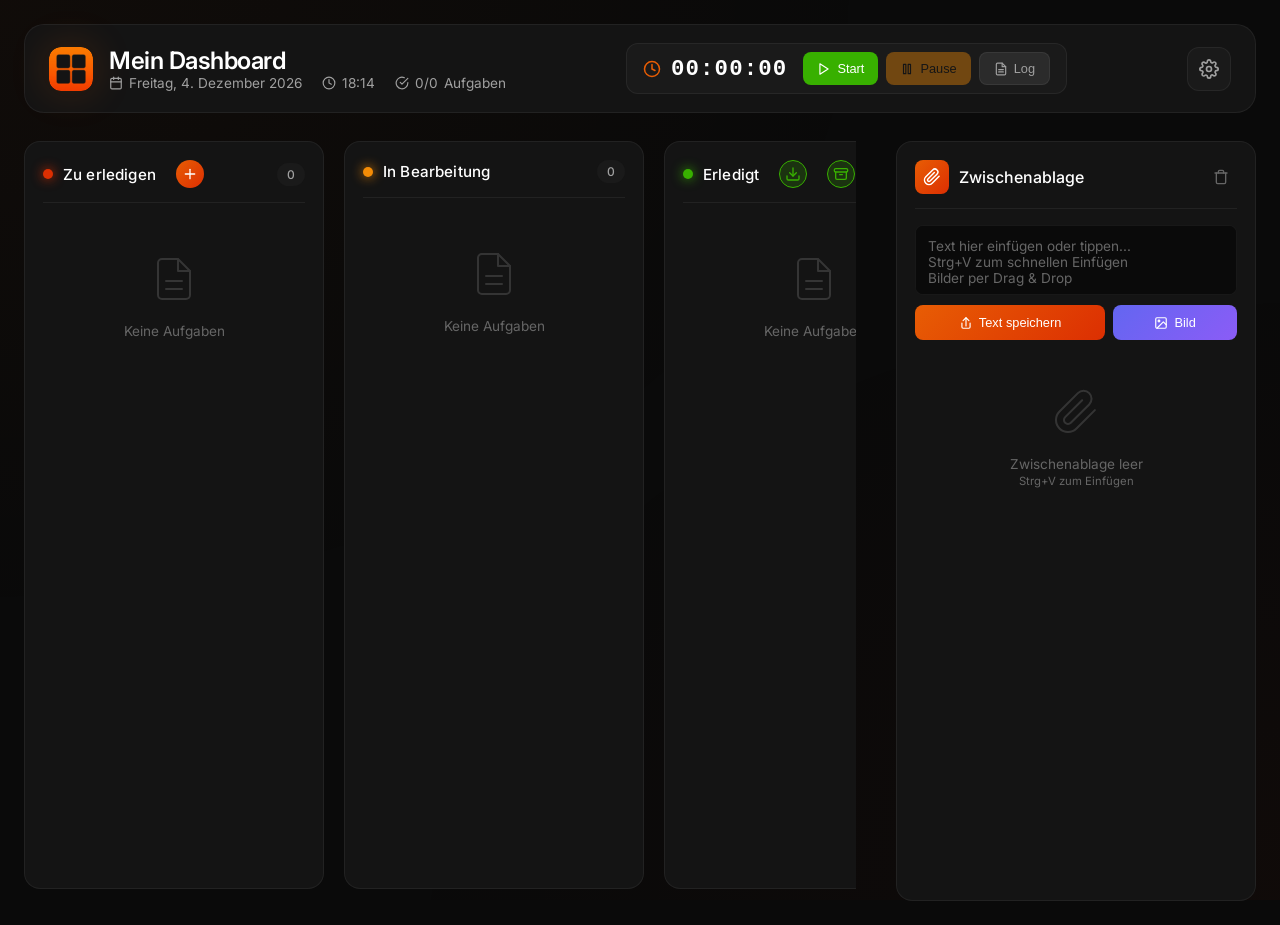
<file: index.html>
<!DOCTYPE html>
<html lang="de">

<head>
    <meta charset="UTF-8">
    <meta name="viewport" content="width=device-width, initial-scale=1.0">
    <title>Mein Dashboard</title>
    <link rel="icon" type="image/png" href="icon.png">
    <link rel="stylesheet" href="style.css">
</head>

<body>
    <header class="header">
        <div class="header-left">
            <div class="logo">
                <img src="icon.png" alt="Dashboard Logo" width="28" height="28">
            </div>
            <div>
                <h1>Mein Dashboard</h1>
                <div class="header-info">
                    <span>
                        <svg class="icon-sm" xmlns="http://www.w3.org/2000/svg" width="14" height="14"
                            viewBox="0 0 24 24" fill="none" stroke="currentColor" stroke-width="2"
                            stroke-linecap="round" stroke-linejoin="round">
                            <rect x="3" y="4" width="18" height="18" rx="2" ry="2"></rect>
                            <line x1="16" y1="2" x2="16" y2="6"></line>
                            <line x1="8" y1="2" x2="8" y2="6"></line>
                            <line x1="3" y1="10" x2="21" y2="10"></line>
                        </svg>
                        <span id="current-date"></span>
                    </span>
                    <span>
                        <svg class="icon-sm" xmlns="http://www.w3.org/2000/svg" width="14" height="14"
                            viewBox="0 0 24 24" fill="none" stroke="currentColor" stroke-width="2"
                            stroke-linecap="round" stroke-linejoin="round">
                            <circle cx="12" cy="12" r="10"></circle>
                            <polyline points="12 6 12 12 16 14"></polyline>
                        </svg>
                        <span id="current-time"></span>
                    </span>
                    <span id="task-stats-container">
                        <svg class="icon-sm" xmlns="http://www.w3.org/2000/svg" width="14" height="14"
                            viewBox="0 0 24 24" fill="none" stroke="currentColor" stroke-width="2"
                            stroke-linecap="round" stroke-linejoin="round">
                            <path d="M22 11.08V12a10 10 0 1 1-5.93-9.14"></path>
                            <polyline points="22 4 12 14.01 9 11.01"></polyline>
                        </svg>
                        <span id="task-stats">0/0</span> <span id="tasks-label">Aufgaben</span>
                    </span>
                </div>
            </div>
        </div>
        <div class="header-center">
            <div class="time-tracker">
                <div class="tracker-display">
                    <svg class="tracker-icon" xmlns="http://www.w3.org/2000/svg" width="18" height="18"
                        viewBox="0 0 24 24" fill="none" stroke="currentColor" stroke-width="2" stroke-linecap="round"
                        stroke-linejoin="round">
                        <circle cx="12" cy="12" r="10"></circle>
                        <polyline points="12 6 12 12 16 14"></polyline>
                    </svg>
                    <span class="tracker-time" id="tracker-time">00:00:00</span>
                </div>
                <div class="tracker-controls">
                    <button id="tracker-start-btn" class="tracker-btn start">
                        <svg xmlns="http://www.w3.org/2000/svg" width="14" height="14" viewBox="0 0 24 24" fill="none"
                            stroke="currentColor" stroke-width="2" stroke-linecap="round" stroke-linejoin="round">
                            <polygon points="5 3 19 12 5 21 5 3"></polygon>
                        </svg>
                        Start
                    </button>
                    <button id="tracker-pause-btn" class="tracker-btn pause" disabled>
                        <svg xmlns="http://www.w3.org/2000/svg" width="14" height="14" viewBox="0 0 24 24" fill="none"
                            stroke="currentColor" stroke-width="2" stroke-linecap="round" stroke-linejoin="round">
                            <rect x="6" y="4" width="4" height="16"></rect>
                            <rect x="14" y="4" width="4" height="16"></rect>
                        </svg>
                        Pause
                    </button>
                    <button id="tracker-log-btn" class="tracker-btn log">
                        <svg xmlns="http://www.w3.org/2000/svg" width="14" height="14" viewBox="0 0 24 24" fill="none"
                            stroke="currentColor" stroke-width="2" stroke-linecap="round" stroke-linejoin="round">
                            <path d="M14 2H6a2 2 0 0 0-2 2v16a2 2 0 0 0 2 2h12a2 2 0 0 0 2-2V8z"></path>
                            <polyline points="14 2 14 8 20 8"></polyline>
                            <line x1="16" y1="13" x2="8" y2="13"></line>
                            <line x1="16" y1="17" x2="8" y2="17"></line>
                        </svg>
                        Log
                    </button>
                </div>
            </div>
        </div>
        <div class="header-right">
            <!-- Sync Status Indicator -->
            <div id="sync-indicator" class="sync-indicator hidden" title="Sync Status">
                <!-- Idle/Connected Icon -->
                <svg id="sync-icon-idle" class="sync-icon" xmlns="http://www.w3.org/2000/svg" width="18" height="18"
                    viewBox="0 0 24 24" fill="none" stroke="currentColor" stroke-width="2" stroke-linecap="round"
                    stroke-linejoin="round">
                    <path d="M21.5 2v6h-6M2.5 22v-6h6M2 11.5a10 10 0 0 1 18.8-4.3M22 12.5a10 10 0 0 1-18.8 4.2"/>
                </svg>
                <!-- Syncing Icon (animated) -->
                <svg id="sync-icon-syncing" class="sync-icon hidden" xmlns="http://www.w3.org/2000/svg" width="18" height="18"
                    viewBox="0 0 24 24" fill="none" stroke="currentColor" stroke-width="2" stroke-linecap="round"
                    stroke-linejoin="round">
                    <path d="M21.5 2v6h-6M2.5 22v-6h6M2 11.5a10 10 0 0 1 18.8-4.3M22 12.5a10 10 0 0 1-18.8 4.2"/>
                </svg>
                <!-- Error Icon -->
                <svg id="sync-icon-error" class="sync-icon hidden" xmlns="http://www.w3.org/2000/svg" width="18" height="18"
                    viewBox="0 0 24 24" fill="none" stroke="currentColor" stroke-width="2" stroke-linecap="round"
                    stroke-linejoin="round">
                    <circle cx="12" cy="12" r="10"></circle>
                    <line x1="12" y1="8" x2="12" y2="12"></line>
                    <line x1="12" y1="16" x2="12.01" y2="16"></line>
                </svg>
                <!-- Offline Icon -->
                <svg id="sync-icon-offline" class="sync-icon hidden" xmlns="http://www.w3.org/2000/svg" width="18" height="18"
                    viewBox="0 0 24 24" fill="none" stroke="currentColor" stroke-width="2" stroke-linecap="round"
                    stroke-linejoin="round">
                    <line x1="1" y1="1" x2="23" y2="23"></line>
                    <path d="M16.72 11.06A10.94 10.94 0 0 1 19 12.55"></path>
                    <path d="M5 12.55a10.94 10.94 0 0 1 5.17-2.39"></path>
                    <path d="M10.71 5.05A16 16 0 0 1 22.58 9"></path>
                    <path d="M1.42 9a15.91 15.91 0 0 1 4.7-2.88"></path>
                    <path d="M8.53 16.11a6 6 0 0 1 6.95 0"></path>
                    <line x1="12" y1="20" x2="12.01" y2="20"></line>
                </svg>
            </div>
            <button id="settings-btn" class="settings-btn" title="Einstellungen" aria-label="Einstellungen">
                <svg xmlns="http://www.w3.org/2000/svg" width="20" height="20" viewBox="0 0 24 24" fill="none"
                    stroke="currentColor" stroke-width="2" stroke-linecap="round" stroke-linejoin="round">
                    <circle cx="12" cy="12" r="3"></circle>
                    <path
                        d="M19.4 15a1.65 1.65 0 0 0 .33 1.82l.06.06a2 2 0 0 1 0 2.83 2 2 0 0 1-2.83 0l-.06-.06a1.65 1.65 0 0 0-1.82-.33 1.65 1.65 0 0 0-1 1.51V21a2 2 0 0 1-2 2 2 2 0 0 1-2-2v-.09A1.65 1.65 0 0 0 9 19.4a1.65 1.65 0 0 0-1.82.33l-.06.06a2 2 0 0 1-2.83 0 2 2 0 0 1 0-2.83l.06-.06a1.65 1.65 0 0 0 .33-1.82 1.65 1.65 0 0 0-1.51-1H3a2 2 0 0 1-2-2 2 2 0 0 1 2-2h.09A1.65 1.65 0 0 0 4.6 9a1.65 1.65 0 0 0-.33-1.82l-.06-.06a2 2 0 0 1 0-2.83 2 2 0 0 1 2.83 0l.06.06a1.65 1.65 0 0 0 1.82.33H9a1.65 1.65 0 0 0 1-1.51V3a2 2 0 0 1 2-2 2 2 0 0 1 2 2v.09a1.65 1.65 0 0 0 1 1.51 1.65 1.65 0 0 0 1.82-.33l.06-.06a2 2 0 0 1 2.83 0 2 2 0 0 1 0 2.83l-.06.06a1.65 1.65 0 0 0-.33 1.82V9a1.65 1.65 0 0 0 1.51 1H21a2 2 0 0 1 2 2 2 2 0 0 1-2 2h-.09a1.65 1.65 0 0 0-1.51 1z">
                    </path>
                </svg>
            </button>
        </div>
    </header>

    <div class="main-container">
        <div class="board">
            <div class="column" id="todo" data-status="todo">
                <div class="column-header">
                    <div class="column-title">
                        <div class="column-indicator"></div>
                        <h2>Zu erledigen</h2>
                        <button id="add-task-btn" class="add-task-column-btn" title="Neue Aufgabe (Strg+N)" aria-label="Neue Aufgabe">
                            <svg xmlns="http://www.w3.org/2000/svg" width="16" height="16" viewBox="0 0 24 24"
                                fill="none" stroke="currentColor" stroke-width="2" stroke-linecap="round"
                                stroke-linejoin="round">
                                <line x1="12" y1="5" x2="12" y2="19"></line>
                                <line x1="5" y1="12" x2="19" y2="12"></line>
                            </svg>
                        </button>
                    </div>
                    <span class="task-count" id="todo-count">0</span>
                </div>
                <div class="task-list"></div>
            </div>

            <div class="column" id="in-progress" data-status="in-progress">
                <div class="column-header">
                    <div class="column-title">
                        <div class="column-indicator"></div>
                        <h2>In Bearbeitung</h2>
                    </div>
                    <span class="task-count" id="progress-count">0</span>
                </div>
                <div class="task-list"></div>
            </div>

            <div class="column" id="done" data-status="done">
                <div class="column-header">
                    <div class="column-title">
                        <div class="column-indicator"></div>
                        <h2>Erledigt</h2>
                        <button id="export-done-btn" class="export-column-btn" title="Als Markdown exportieren" aria-label="Als Markdown exportieren">
                            <svg xmlns="http://www.w3.org/2000/svg" width="16" height="16" viewBox="0 0 24 24"
                                fill="none" stroke="currentColor" stroke-width="2" stroke-linecap="round"
                                stroke-linejoin="round">
                                <path d="M21 15v4a2 2 0 0 1-2 2H5a2 2 0 0 1-2-2v-4"></path>
                                <polyline points="7 10 12 15 17 10"></polyline>
                                <line x1="12" y1="15" x2="12" y2="3"></line>
                            </svg>
                        </button>
                        <button id="archive-done-btn" class="export-column-btn"
                            title="Klick: Tasks archivieren | Doppelklick/Rechtsklick: Archiv-Logs öffnen" aria-label="Tasks archivieren">
                            <svg xmlns="http://www.w3.org/2000/svg" width="16" height="16" viewBox="0 0 24 24"
                                fill="none" stroke="currentColor" stroke-width="2" stroke-linecap="round"
                                stroke-linejoin="round">
                                <rect x="2" y="4" width="20" height="5" rx="2"></rect>
                                <path d="M4 9v9a2 2 0 0 0 2 2h12a2 2 0 0 0 2-2V9"></path>
                                <path d="M10 13h4"></path>
                            </svg>
                        </button>
                    </div>
                    <span class="task-count" id="done-count">0</span>
                </div>
                <div class="task-list"></div>
            </div>
        </div>

        <!-- Zwischenablage Panel -->
        <aside class="clipboard-panel">
            <div class="clipboard-header">
                <div class="clipboard-title">
                    <div class="clipboard-icon">
                        <svg xmlns="http://www.w3.org/2000/svg" width="18" height="18" viewBox="0 0 24 24" fill="none"
                            stroke="currentColor" stroke-width="2" stroke-linecap="round" stroke-linejoin="round">
                            <path
                                d="m21.44 11.05-9.19 9.19a6 6 0 0 1-8.49-8.49l9.19-9.19a4 4 0 0 1 5.66 5.66l-9.2 9.19a2 2 0 0 1-2.83-2.83l8.49-8.48">
                            </path>
                        </svg>
                    </div>
                    <h3>Zwischenablage</h3>
                </div>
                <button id="clear-clipboard-btn" class="clear-clipboard-btn" title="Zwischenablage leeren" aria-label="Zwischenablage leeren">
                    <svg xmlns="http://www.w3.org/2000/svg" width="16" height="16" viewBox="0 0 24 24" fill="none"
                        stroke="currentColor" stroke-width="2" stroke-linecap="round" stroke-linejoin="round">
                        <polyline points="3 6 5 6 21 6"></polyline>
                        <path d="M19 6v14a2 2 0 0 1-2 2H7a2 2 0 0 1-2-2V6m3 0V4a2 2 0 0 1 2-2h4a2 2 0 0 1 2 2v2"></path>
                    </svg>
                </button>
            </div>
            <div class="clipboard-input-area">
                <textarea class="clipboard-input" id="clipboard-input"
                    placeholder="Text hier einfügen oder tippen...&#10;Strg+V zum schnellen Einfügen&#10;Bilder per Drag & Drop"></textarea>
                <div class="clipboard-buttons">
                    <button class="clipboard-btn" id="add-clipboard-btn">
                        <svg xmlns="http://www.w3.org/2000/svg" width="14" height="14" viewBox="0 0 24 24" fill="none"
                            stroke="currentColor" stroke-width="2" stroke-linecap="round" stroke-linejoin="round">
                            <line x1="12" y1="17" x2="12" y2="3"></line>
                            <path d="M5 12v7a2 2 0 0 0 2 2h10a2 2 0 0 0 2-2v-7"></path>
                            <polyline points="17 8 12 3 7 8"></polyline>
                        </svg>
                        Text speichern
                    </button>
                    <button class="clipboard-btn image-btn" id="image-upload-btn">
                        <svg xmlns="http://www.w3.org/2000/svg" width="14" height="14" viewBox="0 0 24 24" fill="none"
                            stroke="currentColor" stroke-width="2" stroke-linecap="round" stroke-linejoin="round">
                            <rect x="3" y="3" width="18" height="18" rx="2" ry="2"></rect>
                            <circle cx="8.5" cy="8.5" r="1.5"></circle>
                            <polyline points="21 15 16 10 5 21"></polyline>
                        </svg>
                        Bild
                    </button>
                </div>
                <input type="file" id="image-input" accept="image/*" style="display: none;">
            </div>
            <div class="clipboard-items" id="clipboard-items"></div>
        </aside>
    </div>

    <!-- Modal für Aufgaben -->
    <div id="task-modal" class="modal hidden">
        <div class="modal-content">
            <span class="close-btn" role="button" aria-label="Schließen" tabindex="0">
                <svg xmlns="http://www.w3.org/2000/svg" width="20" height="20" viewBox="0 0 24 24" fill="none"
                    stroke="currentColor" stroke-width="2" stroke-linecap="round" stroke-linejoin="round">
                    <line x1="18" y1="6" x2="6" y2="18"></line>
                    <line x1="6" y1="6" x2="18" y2="18"></line>
                </svg>
            </span>
            <h2 id="modal-title">Neue Aufgabe</h2>

            <div class="form-group">
                <label class="form-label">Beschreibung</label>
                <textarea id="task-input"
                    placeholder="Was muss erledigt werden?&#10;Shift+Enter zum Speichern"></textarea>
            </div>

            <div class="form-group">
                <label class="form-label">Priorität</label>
                <div class="priority-selector">
                    <div class="priority-option low" data-priority="low">Niedrig</div>
                    <div class="priority-option medium selected" data-priority="medium">Mittel</div>
                    <div class="priority-option high" data-priority="high">Hoch</div>
                </div>
            </div>

            <div class="form-group task-history-section hidden" id="task-history-section">
                <label class="form-label">Status-Verlauf</label>
                <div class="task-history-list" id="task-history-list"></div>
            </div>

            <div class="modal-actions">
                <button id="delete-task-btn" class="danger-btn hidden">
                    <svg xmlns="http://www.w3.org/2000/svg" width="16" height="16" viewBox="0 0 24 24" fill="none"
                        stroke="currentColor" stroke-width="2" stroke-linecap="round" stroke-linejoin="round">
                        <polyline points="3 6 5 6 21 6"></polyline>
                        <path d="M19 6v14a2 2 0 0 1-2 2H7a2 2 0 0 1-2-2V6m3 0V4a2 2 0 0 1 2-2h4a2 2 0 0 1 2 2v2"></path>
                    </svg>
                    Löschen
                </button>
                <button id="save-task-btn">
                    <svg xmlns="http://www.w3.org/2000/svg" width="16" height="16" viewBox="0 0 24 24" fill="none"
                        stroke="currentColor" stroke-width="2" stroke-linecap="round" stroke-linejoin="round">
                        <path d="M19 21H5a2 2 0 0 1-2-2V5a2 2 0 0 1 2-2h11l5 5v11a2 2 0 0 1-2 2z"></path>
                        <polyline points="17 21 17 13 7 13 7 21"></polyline>
                        <polyline points="7 3 7 8 15 8"></polyline>
                    </svg>
                    Speichern
                </button>
            </div>
        </div>
    </div>

    <!-- Zusätzliche Info Modal -->
    <div id="info-modal" class="modal hidden">
        <div class="modal-content">
            <span class="close-btn info-close-btn" role="button" aria-label="Schließen" tabindex="0">
                <svg xmlns="http://www.w3.org/2000/svg" width="20" height="20" viewBox="0 0 24 24" fill="none"
                    stroke="currentColor" stroke-width="2" stroke-linecap="round" stroke-linejoin="round">
                    <line x1="18" y1="6" x2="6" y2="18"></line>
                    <line x1="6" y1="6" x2="18" y2="18"></line>
                </svg>
            </span>
            <h2>
                <svg xmlns="http://www.w3.org/2000/svg" width="20" height="20" viewBox="0 0 24 24" fill="none"
                    stroke="currentColor" stroke-width="2" stroke-linecap="round" stroke-linejoin="round">
                    <circle cx="12" cy="12" r="10"></circle>
                    <line x1="12" y1="16" x2="12" y2="12"></line>
                    <line x1="12" y1="8" x2="12.01" y2="8"></line>
                </svg>
                Zusätzliche Info
            </h2>

            <div class="form-group">
                <label class="form-label">Notiz oder Zusatzinfo</label>
                <textarea id="info-input"
                    placeholder="Zusätzliche Informationen eingeben...&#10;Shift+Enter zum Speichern"></textarea>
            </div>

            <div class="modal-actions">
                <button id="clear-info-btn" class="danger-btn">
                    <svg xmlns="http://www.w3.org/2000/svg" width="16" height="16" viewBox="0 0 24 24" fill="none"
                        stroke="currentColor" stroke-width="2" stroke-linecap="round" stroke-linejoin="round">
                        <polyline points="3 6 5 6 21 6"></polyline>
                        <path d="M19 6v14a2 2 0 0 1-2 2H7a2 2 0 0 1-2-2V6m3 0V4a2 2 0 0 1 2-2h4a2 2 0 0 1 2 2v2"></path>
                    </svg>
                    Löschen
                </button>
                <button id="save-info-btn" class="primary-btn">
                    <svg xmlns="http://www.w3.org/2000/svg" width="16" height="16" viewBox="0 0 24 24" fill="none"
                        stroke="currentColor" stroke-width="2" stroke-linecap="round" stroke-linejoin="round">
                        <path d="M19 21H5a2 2 0 0 1-2-2V5a2 2 0 0 1 2-2h11l5 5v11a2 2 0 0 1-2 2z"></path>
                        <polyline points="17 21 17 13 7 13 7 21"></polyline>
                        <polyline points="7 3 7 8 15 8"></polyline>
                    </svg>
                    Speichern
                </button>
            </div>
        </div>
    </div>

    <!-- Arbeitszeit-Log Modal -->
    <div id="worktime-modal" class="modal hidden">
        <div class="modal-content worktime-modal-content">
            <span class="close-btn worktime-close-btn" role="button" aria-label="Schließen" tabindex="0">
                <svg xmlns="http://www.w3.org/2000/svg" width="20" height="20" viewBox="0 0 24 24" fill="none"
                    stroke="currentColor" stroke-width="2" stroke-linecap="round" stroke-linejoin="round">
                    <line x1="18" y1="6" x2="6" y2="18"></line>
                    <line x1="6" y1="6" x2="18" y2="18"></line>
                </svg>
            </span>
            <h2>
                <svg xmlns="http://www.w3.org/2000/svg" width="22" height="22" viewBox="0 0 24 24" fill="none"
                    stroke="currentColor" stroke-width="2" stroke-linecap="round" stroke-linejoin="round">
                    <circle cx="12" cy="12" r="10"></circle>
                    <polyline points="12 6 12 12 16 14"></polyline>
                </svg>
                Arbeitszeit-Log
            </h2>
            <div class="worktime-summary" id="worktime-summary"></div>
            <div class="worktime-entries" id="worktime-entries"></div>
            <div class="worktime-actions">
                <button id="clear-worktime-btn" class="danger-btn">
                    <svg xmlns="http://www.w3.org/2000/svg" width="16" height="16" viewBox="0 0 24 24" fill="none"
                        stroke="currentColor" stroke-width="2" stroke-linecap="round" stroke-linejoin="round">
                        <polyline points="3 6 5 6 21 6"></polyline>
                        <path d="M19 6v14a2 2 0 0 1-2 2H7a2 2 0 0 1-2-2V6m3 0V4a2 2 0 0 1 2-2h4a2 2 0 0 1 2 2v2"></path>
                    </svg>
                    Alle löschen
                </button>
            </div>
        </div>
    </div>

    <!-- Settings Modal -->
    <div id="settings-modal" class="modal hidden">
        <div class="modal-content settings-modal-content">
            <span class="close-btn settings-close-btn" role="button" aria-label="Schließen" tabindex="0">
                <svg xmlns="http://www.w3.org/2000/svg" width="20" height="20" viewBox="0 0 24 24" fill="none"
                    stroke="currentColor" stroke-width="2" stroke-linecap="round" stroke-linejoin="round">
                    <line x1="18" y1="6" x2="6" y2="18"></line>
                    <line x1="6" y1="6" x2="18" y2="18"></line>
                </svg>
            </span>
            <h2>
                <svg xmlns="http://www.w3.org/2000/svg" width="22" height="22" viewBox="0 0 24 24" fill="none"
                    stroke="currentColor" stroke-width="2" stroke-linecap="round" stroke-linejoin="round">
                    <circle cx="12" cy="12" r="3"></circle>
                    <path
                        d="M19.4 15a1.65 1.65 0 0 0 .33 1.82l.06.06a2 2 0 0 1 0 2.83 2 2 0 0 1-2.83 0l-.06-.06a1.65 1.65 0 0 0-1.82-.33 1.65 1.65 0 0 0-1 1.51V21a2 2 0 0 1-2 2 2 2 0 0 1-2-2v-.09A1.65 1.65 0 0 0 9 19.4a1.65 1.65 0 0 0-1.82.33l-.06.06a2 2 0 0 1-2.83 0 2 2 0 0 1 0-2.83l.06-.06a1.65 1.65 0 0 0 .33-1.82 1.65 1.65 0 0 0-1.51-1H3a2 2 0 0 1-2-2 2 2 0 0 1 2-2h.09A1.65 1.65 0 0 0 4.6 9a1.65 1.65 0 0 0-.33-1.82l-.06-.06a2 2 0 0 1 0-2.83 2 2 0 0 1 2.83 0l.06.06a1.65 1.65 0 0 0 1.82.33H9a1.65 1.65 0 0 0 1-1.51V3a2 2 0 0 1 2-2 2 2 0 0 1 2 2v.09a1.65 1.65 0 0 0 1 1.51 1.65 1.65 0 0 0 1.82-.33l.06-.06a2 2 0 0 1 2.83 0 2 2 0 0 1 0 2.83l-.06.06a1.65 1.65 0 0 0-.33 1.82V9a1.65 1.65 0 0 0 1.51 1H21a2 2 0 0 1 2 2 2 2 0 0 1-2 2h-.09a1.65 1.65 0 0 0-1.51 1z">
                    </path>
                </svg>
                Einstellungen
            </h2>

            <div class="form-group">
                <label class="form-label" data-i18n="settingsLanguage">Sprache / Language</label>
                <div class="language-selector" id="language-selector">
                    <div class="language-option selected" data-lang="de">
                        🇩🇪 Deutsch
                    </div>
                    <div class="language-option" data-lang="en">
                        🇬🇧 English
                    </div>
                </div>
            </div>

            <div class="form-group">
                <label class="form-label">Theme / Modus</label>
                <div class="theme-selector" id="theme-selector">
                    <div class="theme-option" data-theme="dark">
                        <svg xmlns="http://www.w3.org/2000/svg" width="18" height="18" viewBox="0 0 24 24" fill="none"
                            stroke="currentColor" stroke-width="2" stroke-linecap="round" stroke-linejoin="round">
                            <path d="M21 12.79A9 9 0 1 1 11.21 3 7 7 0 0 0 21 12.79z"></path>
                        </svg>
                        Dark
                    </div>
                    <div class="theme-option" data-theme="light">
                        <svg xmlns="http://www.w3.org/2000/svg" width="18" height="18" viewBox="0 0 24 24" fill="none"
                            stroke="currentColor" stroke-width="2" stroke-linecap="round" stroke-linejoin="round">
                            <circle cx="12" cy="12" r="5"></circle>
                            <line x1="12" y1="1" x2="12" y2="3"></line>
                            <line x1="12" y1="21" x2="12" y2="23"></line>
                            <line x1="4.22" y1="4.22" x2="5.64" y2="5.64"></line>
                            <line x1="18.36" y1="18.36" x2="19.78" y2="19.78"></line>
                            <line x1="1" y1="12" x2="3" y2="12"></line>
                            <line x1="21" y1="12" x2="23" y2="12"></line>
                            <line x1="4.22" y1="19.78" x2="5.64" y2="18.36"></line>
                            <line x1="18.36" y1="5.64" x2="19.78" y2="4.22"></line>
                        </svg>
                        Light
                    </div>
                </div>
            </div>

            <div class="form-group">
                <label class="form-label" data-i18n="settingsColorPalette">Farbpalette wählen</label>
                <div class="palette-grid" id="palette-grid">
                    <div class="palette-option" data-palette="sunset-orange">
                        <div class="palette-preview">
                            <span class="palette-color" style="background: #e85d04;"></span>
                            <span class="palette-color" style="background: #dc2f02;"></span>
                            <span class="palette-color" style="background: #f48c06;"></span>
                            <span class="palette-color" style="background: #38b000;"></span>
                        </div>
                        <span class="palette-name">🌅 Sunset Orange</span>
                    </div>
                    <div class="palette-option" data-palette="ocean-blue">
                        <div class="palette-preview">
                            <span class="palette-color" style="background: #0077b6;"></span>
                            <span class="palette-color" style="background: #0096c7;"></span>
                            <span class="palette-color" style="background: #00b4d8;"></span>
                            <span class="palette-color" style="background: #38b000;"></span>
                        </div>
                        <span class="palette-name">🌊 Ocean Blue</span>
                    </div>
                    <div class="palette-option" data-palette="forest-green">
                        <div class="palette-preview">
                            <span class="palette-color" style="background: #2d6a4f;"></span>
                            <span class="palette-color" style="background: #40916c;"></span>
                            <span class="palette-color" style="background: #52b788;"></span>
                            <span class="palette-color" style="background: #74c69d;"></span>
                        </div>
                        <span class="palette-name">🌲 Forest Green</span>
                    </div>
                    <div class="palette-option" data-palette="royal-purple">
                        <div class="palette-preview">
                            <span class="palette-color" style="background: #7b2cbf;"></span>
                            <span class="palette-color" style="background: #9d4edd;"></span>
                            <span class="palette-color" style="background: #c77dff;"></span>
                            <span class="palette-color" style="background: #38b000;"></span>
                        </div>
                        <span class="palette-name">👑 Royal Purple</span>
                    </div>
                    <div class="palette-option" data-palette="cherry-blossom">
                        <div class="palette-preview">
                            <span class="palette-color" style="background: #ff758f;"></span>
                            <span class="palette-color" style="background: #ff4d6d;"></span>
                            <span class="palette-color" style="background: #ffb3c1;"></span>
                            <span class="palette-color" style="background: #38b000;"></span>
                        </div>
                        <span class="palette-name">🌸 Cherry Blossom</span>
                    </div>
                    <div class="palette-option" data-palette="midnight-gold">
                        <div class="palette-preview">
                            <span class="palette-color" style="background: #fca311;"></span>
                            <span class="palette-color" style="background: #e5a000;"></span>
                            <span class="palette-color" style="background: #ffbe0b;"></span>
                            <span class="palette-color" style="background: #38b000;"></span>
                        </div>
                        <span class="palette-name">🌙 Midnight Gold</span>
                    </div>
                </div>
            </div>

            <!-- Cloud Sync Settings -->
            <div class="form-group sync-settings-group">
                <label class="form-label" data-i18n="settingsCloudSync">Cloud-Synchronisierung</label>
                
                <!-- Sync Enable Toggle -->
                <div class="sync-toggle-container">
                    <label class="toggle-switch">
                        <input type="checkbox" id="sync-enabled-toggle">
                        <span class="toggle-slider"></span>
                    </label>
                    <span class="sync-toggle-label" data-i18n="syncEnable">Synchronisierung aktivieren</span>
                </div>

                <!-- WebDAV Configuration (shown when enabled) -->
                <div id="webdav-config" class="sync-config hidden">
                    <div class="sync-input-group">
                        <label data-i18n="syncServerUrl">Server URL</label>
                        <input type="url" id="webdav-server" 
                               placeholder="https://nextcloud.example.com/remote.php/dav/files/user/">
                        <small class="sync-input-hint" data-i18n="syncServerUrlHint">z.B. https://cloud.example.com/remote.php/dav/files/username/</small>
                    </div>
                    <div class="sync-input-group">
                        <label data-i18n="syncUsername">Benutzername</label>
                        <input type="text" id="webdav-username" placeholder="username" autocomplete="username">
                    </div>
                    <div class="sync-input-group">
                        <label data-i18n="syncPassword">Passwort</label>
                        <input type="password" id="webdav-password" placeholder="••••••••" autocomplete="current-password">
                        <small class="sync-input-hint" data-i18n="syncPasswordNote">Wird verschlüsselt lokal gespeichert</small>
                    </div>
                    <div class="sync-input-group">
                        <label data-i18n="syncFilePath">Dateipfad</label>
                        <input type="text" id="webdav-filepath" value="DashboardSync/dashboard-data.json" 
                               placeholder="DashboardSync/dashboard-data.json">
                        <small class="sync-input-hint" data-i18n="syncFilePathHint">Ordner wird automatisch erstellt</small>
                    </div>
                    <div class="sync-actions">
                        <button id="webdav-test-btn" class="sync-btn secondary-btn" type="button">
                            <svg xmlns="http://www.w3.org/2000/svg" width="14" height="14" viewBox="0 0 24 24" fill="none"
                                stroke="currentColor" stroke-width="2" stroke-linecap="round" stroke-linejoin="round">
                                <path d="M22 11.08V12a10 10 0 1 1-5.93-9.14"></path>
                                <polyline points="22 4 12 14.01 9 11.01"></polyline>
                            </svg>
                            <span data-i18n="syncTestConnection">Verbindung testen</span>
                        </button>
                    </div>
                    <div id="sync-test-message" class="sync-test-message hidden"></div>
                    
                    <!-- Last sync info -->
                    <div id="sync-last-info" class="sync-last-info hidden">
                        <span data-i18n="syncLastSync">Letzte Synchronisierung:</span>
                        <span id="sync-last-time"></span>
                    </div>
                </div>
            </div>

            <div class="modal-actions">
                <button id="cancel-settings-btn" class="secondary-btn">Abbrechen</button>
                <button id="save-settings-btn" class="primary-btn">
                    <svg xmlns="http://www.w3.org/2000/svg" width="16" height="16" viewBox="0 0 24 24" fill="none"
                        stroke="currentColor" stroke-width="2" stroke-linecap="round" stroke-linejoin="round">
                        <path d="M19 21H5a2 2 0 0 1-2-2V5a2 2 0 0 1 2-2h11l5 5v11a2 2 0 0 1-2 2z"></path>
                        <polyline points="17 21 17 13 7 13 7 21"></polyline>
                        <polyline points="7 3 7 8 15 8"></polyline>
                    </svg>
                    Speichern
                </button>
            </div>
        </div>
    </div>

    <!-- Archive Logs Modal -->
    <div id="archive-logs-modal" class="modal hidden">
        <div class="modal-content archive-logs-modal-content">
            <span class="close-btn archive-logs-close-btn" role="button" aria-label="Schließen" tabindex="0">
                <svg xmlns="http://www.w3.org/2000/svg" width="20" height="20" viewBox="0 0 24 24" fill="none"
                    stroke="currentColor" stroke-width="2" stroke-linecap="round" stroke-linejoin="round">
                    <line x1="18" y1="6" x2="6" y2="18"></line>
                    <line x1="6" y1="6" x2="18" y2="18"></line>
                </svg>
            </span>
            <h2>
                <svg xmlns="http://www.w3.org/2000/svg" width="22" height="22" viewBox="0 0 24 24" fill="none"
                    stroke="currentColor" stroke-width="2" stroke-linecap="round" stroke-linejoin="round">
                    <rect x="2" y="4" width="20" height="5" rx="2"></rect>
                    <path d="M4 9v9a2 2 0 0 0 2 2h12a2 2 0 0 0 2-2V9"></path>
                    <path d="M10 13h4"></path>
                </svg>
                Archiv-Logs
            </h2>
            <div class="archive-search-container">
                <input type="text" id="archive-search-input" class="archive-search-input" placeholder="Suchen...">
            </div>
            <div class="archive-filters">
                <div class="archive-filter-group">
                    <label class="archive-filter-label" data-i18n="filterPriority">Priorität</label>
                    <div class="archive-filter-options" id="archive-priority-filter">
                        <button class="archive-filter-btn active" data-priority="all">Alle</button>
                        <button class="archive-filter-btn" data-priority="high">Hoch</button>
                        <button class="archive-filter-btn" data-priority="medium">Mittel</button>
                        <button class="archive-filter-btn" data-priority="low">Niedrig</button>
                    </div>
                </div>
                <div class="archive-filter-group">
                    <label class="archive-filter-label" data-i18n="filterTime">Zeitraum</label>
                    <div class="archive-filter-options" id="archive-time-filter">
                        <button class="archive-filter-btn active" data-time="all">Alle</button>
                        <button class="archive-filter-btn" data-time="today">Heute</button>
                        <button class="archive-filter-btn" data-time="week">7 Tage</button>
                        <button class="archive-filter-btn" data-time="month">30 Tage</button>
                    </div>
                </div>
            </div>
            <div class="archive-logs-entries" id="archive-logs-entries"></div>
        </div>
    </div>

    <!-- Confirmation Modal -->
    <div id="confirm-modal" class="modal hidden">
        <div class="modal-content confirm-modal-content">
            <span class="close-btn confirm-close-btn" role="button" aria-label="Schließen" tabindex="0">
                <svg xmlns="http://www.w3.org/2000/svg" width="20" height="20" viewBox="0 0 24 24" fill="none"
                    stroke="currentColor" stroke-width="2" stroke-linecap="round" stroke-linejoin="round">
                    <line x1="18" y1="6" x2="6" y2="18"></line>
                    <line x1="6" y1="6" x2="18" y2="18"></line>
                </svg>
            </span>
            <h2 id="confirm-modal-title">
                <svg xmlns="http://www.w3.org/2000/svg" width="22" height="22" viewBox="0 0 24 24" fill="none"
                    stroke="currentColor" stroke-width="2" stroke-linecap="round" stroke-linejoin="round">
                    <circle cx="12" cy="12" r="10"></circle>
                    <line x1="12" y1="8" x2="12" y2="12"></line>
                    <line x1="12" y1="16" x2="12.01" y2="16"></line>
                </svg>
                Bestätigen
            </h2>
            <div class="confirm-message-container">
                <p id="confirm-modal-message">Sind Sie sicher?</p>
            </div>
            <div class="modal-actions">
                <button id="confirm-cancel-btn" class="secondary-btn">Abbrechen</button>
                <button id="confirm-ok-btn" class="danger-btn">Löschen</button>
            </div>
        </div>
    </div>

    <!-- Toast Benachrichtigung -->
    <div class="toast" id="toast">
        <span class="toast-icon"></span>
        <span class="toast-message"></span>
    </div>

    <script type="module" src="script.js"></script>
</body>

</html>
</file>
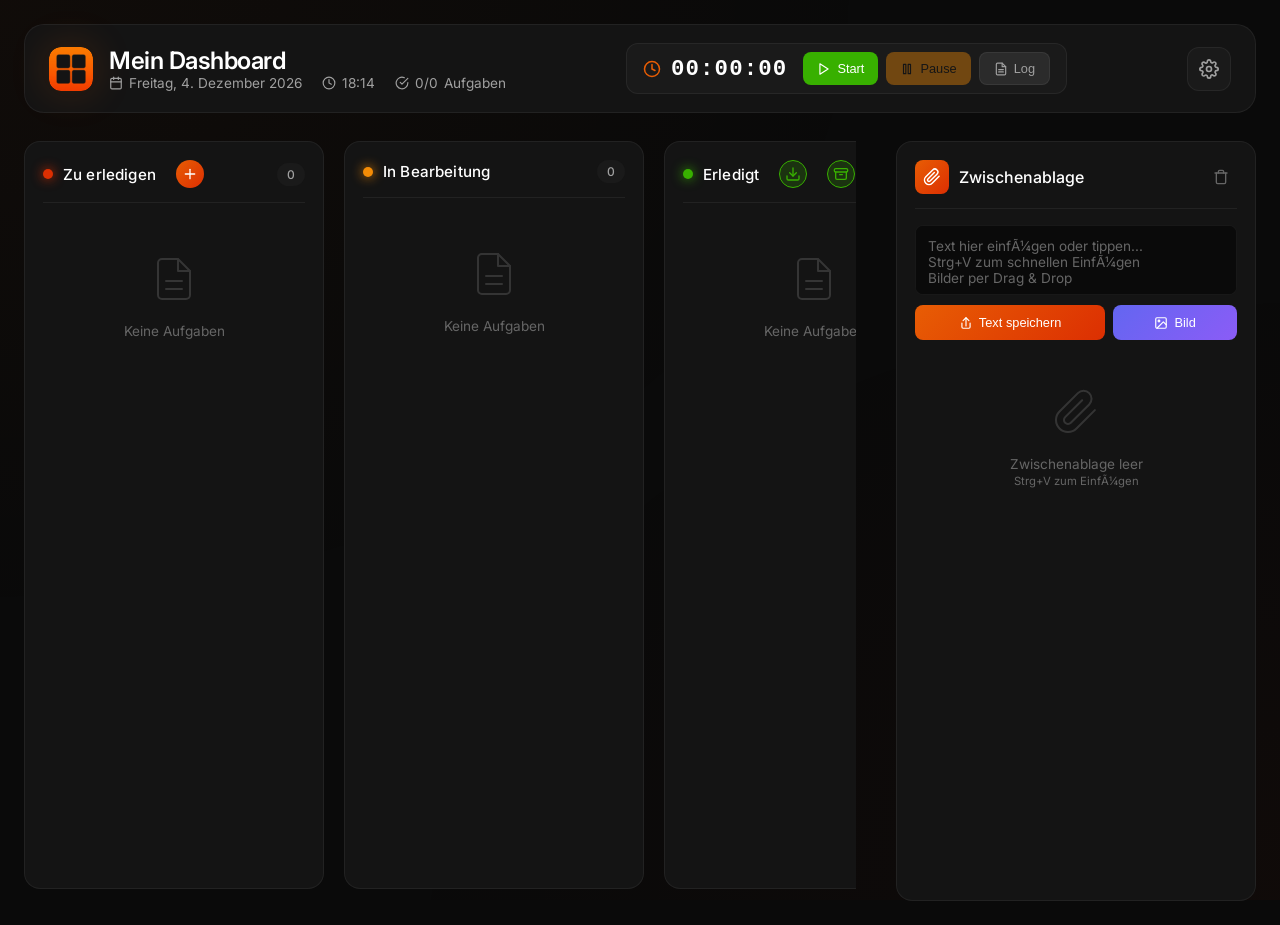
<file: firefox/index.html>
<!DOCTYPE html>
<html lang="de">

<head>
    <meta charset="UTF-8">
    <meta name="viewport" content="width=device-width, initial-scale=1.0">
    <title>Mein Dashboard</title>
    <link rel="icon" type="image/png" href="icon.png">
    <link rel="stylesheet" href="style.css">
</head>

<body>
    <header class="header">
        <div class="header-left">
            <div class="logo">
                <img src="icon.png" alt="Dashboard Logo" width="28" height="28">
            </div>
            <div>
                <h1>Mein Dashboard</h1>
                <div class="header-info">
                    <span>
                        <svg class="icon-sm" xmlns="http://www.w3.org/2000/svg" width="14" height="14"
                            viewBox="0 0 24 24" fill="none" stroke="currentColor" stroke-width="2"
                            stroke-linecap="round" stroke-linejoin="round">
                            <rect x="3" y="4" width="18" height="18" rx="2" ry="2"></rect>
                            <line x1="16" y1="2" x2="16" y2="6"></line>
                            <line x1="8" y1="2" x2="8" y2="6"></line>
                            <line x1="3" y1="10" x2="21" y2="10"></line>
                        </svg>
                        <span id="current-date"></span>
                    </span>
                    <span>
                        <svg class="icon-sm" xmlns="http://www.w3.org/2000/svg" width="14" height="14"
                            viewBox="0 0 24 24" fill="none" stroke="currentColor" stroke-width="2"
                            stroke-linecap="round" stroke-linejoin="round">
                            <circle cx="12" cy="12" r="10"></circle>
                            <polyline points="12 6 12 12 16 14"></polyline>
                        </svg>
                        <span id="current-time"></span>
                    </span>
                    <span id="task-stats-container">
                        <svg class="icon-sm" xmlns="http://www.w3.org/2000/svg" width="14" height="14"
                            viewBox="0 0 24 24" fill="none" stroke="currentColor" stroke-width="2"
                            stroke-linecap="round" stroke-linejoin="round">
                            <path d="M22 11.08V12a10 10 0 1 1-5.93-9.14"></path>
                            <polyline points="22 4 12 14.01 9 11.01"></polyline>
                        </svg>
                        <span id="task-stats">0/0</span> <span id="tasks-label">Aufgaben</span>
                    </span>
                </div>
            </div>
        </div>
        <div class="header-center">
            <div class="time-tracker">
                <div class="tracker-display">
                    <svg class="tracker-icon" xmlns="http://www.w3.org/2000/svg" width="18" height="18"
                        viewBox="0 0 24 24" fill="none" stroke="currentColor" stroke-width="2" stroke-linecap="round"
                        stroke-linejoin="round">
                        <circle cx="12" cy="12" r="10"></circle>
                        <polyline points="12 6 12 12 16 14"></polyline>
                    </svg>
                    <span class="tracker-time" id="tracker-time">00:00:00</span>
                </div>
                <div class="tracker-controls">
                    <button id="tracker-start-btn" class="tracker-btn start">
                        <svg xmlns="http://www.w3.org/2000/svg" width="14" height="14" viewBox="0 0 24 24" fill="none"
                            stroke="currentColor" stroke-width="2" stroke-linecap="round" stroke-linejoin="round">
                            <polygon points="5 3 19 12 5 21 5 3"></polygon>
                        </svg>
                        Start
                    </button>
                    <button id="tracker-pause-btn" class="tracker-btn pause" disabled>
                        <svg xmlns="http://www.w3.org/2000/svg" width="14" height="14" viewBox="0 0 24 24" fill="none"
                            stroke="currentColor" stroke-width="2" stroke-linecap="round" stroke-linejoin="round">
                            <rect x="6" y="4" width="4" height="16"></rect>
                            <rect x="14" y="4" width="4" height="16"></rect>
                        </svg>
                        Pause
                    </button>
                    <button id="tracker-log-btn" class="tracker-btn log">
                        <svg xmlns="http://www.w3.org/2000/svg" width="14" height="14" viewBox="0 0 24 24" fill="none"
                            stroke="currentColor" stroke-width="2" stroke-linecap="round" stroke-linejoin="round">
                            <path d="M14 2H6a2 2 0 0 0-2 2v16a2 2 0 0 0 2 2h12a2 2 0 0 0 2-2V8z"></path>
                            <polyline points="14 2 14 8 20 8"></polyline>
                            <line x1="16" y1="13" x2="8" y2="13"></line>
                            <line x1="16" y1="17" x2="8" y2="17"></line>
                        </svg>
                        Log
                    </button>
                </div>
            </div>
        </div>
        <div class="header-right">
            <!-- Sync Status Indicator -->
            <div id="sync-indicator" class="sync-indicator hidden" title="Sync Status">
                <!-- Idle/Connected Icon -->
                <svg id="sync-icon-idle" class="sync-icon" xmlns="http://www.w3.org/2000/svg" width="18" height="18"
                    viewBox="0 0 24 24" fill="none" stroke="currentColor" stroke-width="2" stroke-linecap="round"
                    stroke-linejoin="round">
                    <path d="M21.5 2v6h-6M2.5 22v-6h6M2 11.5a10 10 0 0 1 18.8-4.3M22 12.5a10 10 0 0 1-18.8 4.2"/>
                </svg>
                <!-- Syncing Icon (animated) -->
                <svg id="sync-icon-syncing" class="sync-icon hidden" xmlns="http://www.w3.org/2000/svg" width="18" height="18"
                    viewBox="0 0 24 24" fill="none" stroke="currentColor" stroke-width="2" stroke-linecap="round"
                    stroke-linejoin="round">
                    <path d="M21.5 2v6h-6M2.5 22v-6h6M2 11.5a10 10 0 0 1 18.8-4.3M22 12.5a10 10 0 0 1-18.8 4.2"/>
                </svg>
                <!-- Error Icon -->
                <svg id="sync-icon-error" class="sync-icon hidden" xmlns="http://www.w3.org/2000/svg" width="18" height="18"
                    viewBox="0 0 24 24" fill="none" stroke="currentColor" stroke-width="2" stroke-linecap="round"
                    stroke-linejoin="round">
                    <circle cx="12" cy="12" r="10"></circle>
                    <line x1="12" y1="8" x2="12" y2="12"></line>
                    <line x1="12" y1="16" x2="12.01" y2="16"></line>
                </svg>
                <!-- Offline Icon -->
                <svg id="sync-icon-offline" class="sync-icon hidden" xmlns="http://www.w3.org/2000/svg" width="18" height="18"
                    viewBox="0 0 24 24" fill="none" stroke="currentColor" stroke-width="2" stroke-linecap="round"
                    stroke-linejoin="round">
                    <line x1="1" y1="1" x2="23" y2="23"></line>
                    <path d="M16.72 11.06A10.94 10.94 0 0 1 19 12.55"></path>
                    <path d="M5 12.55a10.94 10.94 0 0 1 5.17-2.39"></path>
                    <path d="M10.71 5.05A16 16 0 0 1 22.58 9"></path>
                    <path d="M1.42 9a15.91 15.91 0 0 1 4.7-2.88"></path>
                    <path d="M8.53 16.11a6 6 0 0 1 6.95 0"></path>
                    <line x1="12" y1="20" x2="12.01" y2="20"></line>
                </svg>
            </div>
            <button id="settings-btn" class="settings-btn" title="Einstellungen" aria-label="Einstellungen">
                <svg xmlns="http://www.w3.org/2000/svg" width="20" height="20" viewBox="0 0 24 24" fill="none"
                    stroke="currentColor" stroke-width="2" stroke-linecap="round" stroke-linejoin="round">
                    <circle cx="12" cy="12" r="3"></circle>
                    <path
                        d="M19.4 15a1.65 1.65 0 0 0 .33 1.82l.06.06a2 2 0 0 1 0 2.83 2 2 0 0 1-2.83 0l-.06-.06a1.65 1.65 0 0 0-1.82-.33 1.65 1.65 0 0 0-1 1.51V21a2 2 0 0 1-2 2 2 2 0 0 1-2-2v-.09A1.65 1.65 0 0 0 9 19.4a1.65 1.65 0 0 0-1.82.33l-.06.06a2 2 0 0 1-2.83 0 2 2 0 0 1 0-2.83l.06-.06a1.65 1.65 0 0 0 .33-1.82 1.65 1.65 0 0 0-1.51-1H3a2 2 0 0 1-2-2 2 2 0 0 1 2-2h.09A1.65 1.65 0 0 0 4.6 9a1.65 1.65 0 0 0-.33-1.82l-.06-.06a2 2 0 0 1 0-2.83 2 2 0 0 1 2.83 0l.06.06a1.65 1.65 0 0 0 1.82.33H9a1.65 1.65 0 0 0 1-1.51V3a2 2 0 0 1 2-2 2 2 0 0 1 2 2v.09a1.65 1.65 0 0 0 1 1.51 1.65 1.65 0 0 0 1.82-.33l.06-.06a2 2 0 0 1 2.83 0 2 2 0 0 1 0 2.83l-.06.06a1.65 1.65 0 0 0-.33 1.82V9a1.65 1.65 0 0 0 1.51 1H21a2 2 0 0 1 2 2 2 2 0 0 1-2 2h-.09a1.65 1.65 0 0 0-1.51 1z">
                    </path>
                </svg>
            </button>
        </div>
    </header>

    <div class="main-container">
        <div class="board">
            <div class="column" id="todo" data-status="todo">
                <div class="column-header">
                    <div class="column-title">
                        <div class="column-indicator"></div>
                        <h2>Zu erledigen</h2>
                        <button id="add-task-btn" class="add-task-column-btn" title="Neue Aufgabe (Strg+N)" aria-label="Neue Aufgabe">
                            <svg xmlns="http://www.w3.org/2000/svg" width="16" height="16" viewBox="0 0 24 24"
                                fill="none" stroke="currentColor" stroke-width="2" stroke-linecap="round"
                                stroke-linejoin="round">
                                <line x1="12" y1="5" x2="12" y2="19"></line>
                                <line x1="5" y1="12" x2="19" y2="12"></line>
                            </svg>
                        </button>
                    </div>
                    <span class="task-count" id="todo-count">0</span>
                </div>
                <div class="task-list"></div>
            </div>

            <div class="column" id="in-progress" data-status="in-progress">
                <div class="column-header">
                    <div class="column-title">
                        <div class="column-indicator"></div>
                        <h2>In Bearbeitung</h2>
                    </div>
                    <span class="task-count" id="progress-count">0</span>
                </div>
                <div class="task-list"></div>
            </div>

            <div class="column" id="done" data-status="done">
                <div class="column-header">
                    <div class="column-title">
                        <div class="column-indicator"></div>
                        <h2>Erledigt</h2>
                        <button id="export-done-btn" class="export-column-btn" title="Als Markdown exportieren" aria-label="Als Markdown exportieren">
                            <svg xmlns="http://www.w3.org/2000/svg" width="16" height="16" viewBox="0 0 24 24"
                                fill="none" stroke="currentColor" stroke-width="2" stroke-linecap="round"
                                stroke-linejoin="round">
                                <path d="M21 15v4a2 2 0 0 1-2 2H5a2 2 0 0 1-2-2v-4"></path>
                                <polyline points="7 10 12 15 17 10"></polyline>
                                <line x1="12" y1="15" x2="12" y2="3"></line>
                            </svg>
                        </button>
                        <button id="archive-done-btn" class="export-column-btn"
                            title="Klick: Tasks archivieren | Doppelklick/Rechtsklick: Archiv-Logs öffnen" aria-label="Tasks archivieren">
                            <svg xmlns="http://www.w3.org/2000/svg" width="16" height="16" viewBox="0 0 24 24"
                                fill="none" stroke="currentColor" stroke-width="2" stroke-linecap="round"
                                stroke-linejoin="round">
                                <rect x="2" y="4" width="20" height="5" rx="2"></rect>
                                <path d="M4 9v9a2 2 0 0 0 2 2h12a2 2 0 0 0 2-2V9"></path>
                                <path d="M10 13h4"></path>
                            </svg>
                        </button>
                    </div>
                    <span class="task-count" id="done-count">0</span>
                </div>
                <div class="task-list"></div>
            </div>
        </div>

        <!-- Zwischenablage Panel -->
        <aside class="clipboard-panel">
            <div class="clipboard-header">
                <div class="clipboard-title">
                    <div class="clipboard-icon">
                        <svg xmlns="http://www.w3.org/2000/svg" width="18" height="18" viewBox="0 0 24 24" fill="none"
                            stroke="currentColor" stroke-width="2" stroke-linecap="round" stroke-linejoin="round">
                            <path
                                d="m21.44 11.05-9.19 9.19a6 6 0 0 1-8.49-8.49l9.19-9.19a4 4 0 0 1 5.66 5.66l-9.2 9.19a2 2 0 0 1-2.83-2.83l8.49-8.48">
                            </path>
                        </svg>
                    </div>
                    <h3>Zwischenablage</h3>
                </div>
                <button id="clear-clipboard-btn" class="clear-clipboard-btn" title="Zwischenablage leeren" aria-label="Zwischenablage leeren">
                    <svg xmlns="http://www.w3.org/2000/svg" width="16" height="16" viewBox="0 0 24 24" fill="none"
                        stroke="currentColor" stroke-width="2" stroke-linecap="round" stroke-linejoin="round">
                        <polyline points="3 6 5 6 21 6"></polyline>
                        <path d="M19 6v14a2 2 0 0 1-2 2H7a2 2 0 0 1-2-2V6m3 0V4a2 2 0 0 1 2-2h4a2 2 0 0 1 2 2v2"></path>
                    </svg>
                </button>
            </div>
            <div class="clipboard-input-area">
                <textarea class="clipboard-input" id="clipboard-input"
                    placeholder="Text hier einfügen oder tippen...&#10;Strg+V zum schnellen Einfügen&#10;Bilder per Drag & Drop"></textarea>
                <div class="clipboard-buttons">
                    <button class="clipboard-btn" id="add-clipboard-btn">
                        <svg xmlns="http://www.w3.org/2000/svg" width="14" height="14" viewBox="0 0 24 24" fill="none"
                            stroke="currentColor" stroke-width="2" stroke-linecap="round" stroke-linejoin="round">
                            <line x1="12" y1="17" x2="12" y2="3"></line>
                            <path d="M5 12v7a2 2 0 0 0 2 2h10a2 2 0 0 0 2-2v-7"></path>
                            <polyline points="17 8 12 3 7 8"></polyline>
                        </svg>
                        Text speichern
                    </button>
                    <button class="clipboard-btn image-btn" id="image-upload-btn">
                        <svg xmlns="http://www.w3.org/2000/svg" width="14" height="14" viewBox="0 0 24 24" fill="none"
                            stroke="currentColor" stroke-width="2" stroke-linecap="round" stroke-linejoin="round">
                            <rect x="3" y="3" width="18" height="18" rx="2" ry="2"></rect>
                            <circle cx="8.5" cy="8.5" r="1.5"></circle>
                            <polyline points="21 15 16 10 5 21"></polyline>
                        </svg>
                        Bild
                    </button>
                </div>
                <input type="file" id="image-input" accept="image/*" style="display: none;">
            </div>
            <div class="clipboard-items" id="clipboard-items"></div>
        </aside>
    </div>

    <!-- Modal für Aufgaben -->
    <div id="task-modal" class="modal hidden">
        <div class="modal-content">
            <span class="close-btn" role="button" aria-label="Schließen" tabindex="0">
                <svg xmlns="http://www.w3.org/2000/svg" width="20" height="20" viewBox="0 0 24 24" fill="none"
                    stroke="currentColor" stroke-width="2" stroke-linecap="round" stroke-linejoin="round">
                    <line x1="18" y1="6" x2="6" y2="18"></line>
                    <line x1="6" y1="6" x2="18" y2="18"></line>
                </svg>
            </span>
            <h2 id="modal-title">Neue Aufgabe</h2>

            <div class="form-group">
                <label class="form-label">Beschreibung</label>
                <textarea id="task-input"
                    placeholder="Was muss erledigt werden?&#10;Shift+Enter zum Speichern"></textarea>
            </div>

            <div class="form-group">
                <label class="form-label">Priorität</label>
                <div class="priority-selector">
                    <div class="priority-option low" data-priority="low">Niedrig</div>
                    <div class="priority-option medium selected" data-priority="medium">Mittel</div>
                    <div class="priority-option high" data-priority="high">Hoch</div>
                </div>
            </div>

            <div class="form-group task-history-section hidden" id="task-history-section">
                <label class="form-label">Status-Verlauf</label>
                <div class="task-history-list" id="task-history-list"></div>
            </div>

            <div class="modal-actions">
                <button id="delete-task-btn" class="danger-btn hidden">
                    <svg xmlns="http://www.w3.org/2000/svg" width="16" height="16" viewBox="0 0 24 24" fill="none"
                        stroke="currentColor" stroke-width="2" stroke-linecap="round" stroke-linejoin="round">
                        <polyline points="3 6 5 6 21 6"></polyline>
                        <path d="M19 6v14a2 2 0 0 1-2 2H7a2 2 0 0 1-2-2V6m3 0V4a2 2 0 0 1 2-2h4a2 2 0 0 1 2 2v2"></path>
                    </svg>
                    Löschen
                </button>
                <button id="save-task-btn">
                    <svg xmlns="http://www.w3.org/2000/svg" width="16" height="16" viewBox="0 0 24 24" fill="none"
                        stroke="currentColor" stroke-width="2" stroke-linecap="round" stroke-linejoin="round">
                        <path d="M19 21H5a2 2 0 0 1-2-2V5a2 2 0 0 1 2-2h11l5 5v11a2 2 0 0 1-2 2z"></path>
                        <polyline points="17 21 17 13 7 13 7 21"></polyline>
                        <polyline points="7 3 7 8 15 8"></polyline>
                    </svg>
                    Speichern
                </button>
            </div>
        </div>
    </div>

    <!-- Zusätzliche Info Modal -->
    <div id="info-modal" class="modal hidden">
        <div class="modal-content">
            <span class="close-btn info-close-btn" role="button" aria-label="Schließen" tabindex="0">
                <svg xmlns="http://www.w3.org/2000/svg" width="20" height="20" viewBox="0 0 24 24" fill="none"
                    stroke="currentColor" stroke-width="2" stroke-linecap="round" stroke-linejoin="round">
                    <line x1="18" y1="6" x2="6" y2="18"></line>
                    <line x1="6" y1="6" x2="18" y2="18"></line>
                </svg>
            </span>
            <h2>
                <svg xmlns="http://www.w3.org/2000/svg" width="20" height="20" viewBox="0 0 24 24" fill="none"
                    stroke="currentColor" stroke-width="2" stroke-linecap="round" stroke-linejoin="round">
                    <circle cx="12" cy="12" r="10"></circle>
                    <line x1="12" y1="16" x2="12" y2="12"></line>
                    <line x1="12" y1="8" x2="12.01" y2="8"></line>
                </svg>
                Zusätzliche Info
            </h2>

            <div class="form-group">
                <label class="form-label">Notiz oder Zusatzinfo</label>
                <textarea id="info-input"
                    placeholder="Zusätzliche Informationen eingeben...&#10;Shift+Enter zum Speichern"></textarea>
            </div>

            <div class="modal-actions">
                <button id="clear-info-btn" class="danger-btn">
                    <svg xmlns="http://www.w3.org/2000/svg" width="16" height="16" viewBox="0 0 24 24" fill="none"
                        stroke="currentColor" stroke-width="2" stroke-linecap="round" stroke-linejoin="round">
                        <polyline points="3 6 5 6 21 6"></polyline>
                        <path d="M19 6v14a2 2 0 0 1-2 2H7a2 2 0 0 1-2-2V6m3 0V4a2 2 0 0 1 2-2h4a2 2 0 0 1 2 2v2"></path>
                    </svg>
                    Löschen
                </button>
                <button id="save-info-btn" class="primary-btn">
                    <svg xmlns="http://www.w3.org/2000/svg" width="16" height="16" viewBox="0 0 24 24" fill="none"
                        stroke="currentColor" stroke-width="2" stroke-linecap="round" stroke-linejoin="round">
                        <path d="M19 21H5a2 2 0 0 1-2-2V5a2 2 0 0 1 2-2h11l5 5v11a2 2 0 0 1-2 2z"></path>
                        <polyline points="17 21 17 13 7 13 7 21"></polyline>
                        <polyline points="7 3 7 8 15 8"></polyline>
                    </svg>
                    Speichern
                </button>
            </div>
        </div>
    </div>

    <!-- Arbeitszeit-Log Modal -->
    <div id="worktime-modal" class="modal hidden">
        <div class="modal-content worktime-modal-content">
            <span class="close-btn worktime-close-btn" role="button" aria-label="Schließen" tabindex="0">
                <svg xmlns="http://www.w3.org/2000/svg" width="20" height="20" viewBox="0 0 24 24" fill="none"
                    stroke="currentColor" stroke-width="2" stroke-linecap="round" stroke-linejoin="round">
                    <line x1="18" y1="6" x2="6" y2="18"></line>
                    <line x1="6" y1="6" x2="18" y2="18"></line>
                </svg>
            </span>
            <h2>
                <svg xmlns="http://www.w3.org/2000/svg" width="22" height="22" viewBox="0 0 24 24" fill="none"
                    stroke="currentColor" stroke-width="2" stroke-linecap="round" stroke-linejoin="round">
                    <circle cx="12" cy="12" r="10"></circle>
                    <polyline points="12 6 12 12 16 14"></polyline>
                </svg>
                Arbeitszeit-Log
            </h2>
            <div class="worktime-summary" id="worktime-summary"></div>
            <div class="worktime-entries" id="worktime-entries"></div>
            <div class="worktime-actions">
                <button id="clear-worktime-btn" class="danger-btn">
                    <svg xmlns="http://www.w3.org/2000/svg" width="16" height="16" viewBox="0 0 24 24" fill="none"
                        stroke="currentColor" stroke-width="2" stroke-linecap="round" stroke-linejoin="round">
                        <polyline points="3 6 5 6 21 6"></polyline>
                        <path d="M19 6v14a2 2 0 0 1-2 2H7a2 2 0 0 1-2-2V6m3 0V4a2 2 0 0 1 2-2h4a2 2 0 0 1 2 2v2"></path>
                    </svg>
                    Alle löschen
                </button>
            </div>
        </div>
    </div>

    <!-- Settings Modal -->
    <div id="settings-modal" class="modal hidden">
        <div class="modal-content settings-modal-content">
            <span class="close-btn settings-close-btn" role="button" aria-label="Schließen" tabindex="0">
                <svg xmlns="http://www.w3.org/2000/svg" width="20" height="20" viewBox="0 0 24 24" fill="none"
                    stroke="currentColor" stroke-width="2" stroke-linecap="round" stroke-linejoin="round">
                    <line x1="18" y1="6" x2="6" y2="18"></line>
                    <line x1="6" y1="6" x2="18" y2="18"></line>
                </svg>
            </span>
            <h2>
                <svg xmlns="http://www.w3.org/2000/svg" width="22" height="22" viewBox="0 0 24 24" fill="none"
                    stroke="currentColor" stroke-width="2" stroke-linecap="round" stroke-linejoin="round">
                    <circle cx="12" cy="12" r="3"></circle>
                    <path
                        d="M19.4 15a1.65 1.65 0 0 0 .33 1.82l.06.06a2 2 0 0 1 0 2.83 2 2 0 0 1-2.83 0l-.06-.06a1.65 1.65 0 0 0-1.82-.33 1.65 1.65 0 0 0-1 1.51V21a2 2 0 0 1-2 2 2 2 0 0 1-2-2v-.09A1.65 1.65 0 0 0 9 19.4a1.65 1.65 0 0 0-1.82.33l-.06.06a2 2 0 0 1-2.83 0 2 2 0 0 1 0-2.83l.06-.06a1.65 1.65 0 0 0 .33-1.82 1.65 1.65 0 0 0-1.51-1H3a2 2 0 0 1-2-2 2 2 0 0 1 2-2h.09A1.65 1.65 0 0 0 4.6 9a1.65 1.65 0 0 0-.33-1.82l-.06-.06a2 2 0 0 1 0-2.83 2 2 0 0 1 2.83 0l.06.06a1.65 1.65 0 0 0 1.82.33H9a1.65 1.65 0 0 0 1-1.51V3a2 2 0 0 1 2-2 2 2 0 0 1 2 2v.09a1.65 1.65 0 0 0 1 1.51 1.65 1.65 0 0 0 1.82-.33l.06-.06a2 2 0 0 1 2.83 0 2 2 0 0 1 0 2.83l-.06.06a1.65 1.65 0 0 0-.33 1.82V9a1.65 1.65 0 0 0 1.51 1H21a2 2 0 0 1 2 2 2 2 0 0 1-2 2h-.09a1.65 1.65 0 0 0-1.51 1z">
                    </path>
                </svg>
                Einstellungen
            </h2>

            <div class="form-group">
                <label class="form-label" data-i18n="settingsLanguage">Sprache / Language</label>
                <div class="language-selector" id="language-selector">
                    <div class="language-option selected" data-lang="de">
                        ðŸ‡©ðŸ‡ª Deutsch
                    </div>
                    <div class="language-option" data-lang="en">
                        ðŸ‡¬ðŸ‡§ English
                    </div>
                </div>
            </div>

            <div class="form-group">
                <label class="form-label">Theme / Modus</label>
                <div class="theme-selector" id="theme-selector">
                    <div class="theme-option" data-theme="dark">
                        <svg xmlns="http://www.w3.org/2000/svg" width="18" height="18" viewBox="0 0 24 24" fill="none"
                            stroke="currentColor" stroke-width="2" stroke-linecap="round" stroke-linejoin="round">
                            <path d="M21 12.79A9 9 0 1 1 11.21 3 7 7 0 0 0 21 12.79z"></path>
                        </svg>
                        Dark
                    </div>
                    <div class="theme-option" data-theme="light">
                        <svg xmlns="http://www.w3.org/2000/svg" width="18" height="18" viewBox="0 0 24 24" fill="none"
                            stroke="currentColor" stroke-width="2" stroke-linecap="round" stroke-linejoin="round">
                            <circle cx="12" cy="12" r="5"></circle>
                            <line x1="12" y1="1" x2="12" y2="3"></line>
                            <line x1="12" y1="21" x2="12" y2="23"></line>
                            <line x1="4.22" y1="4.22" x2="5.64" y2="5.64"></line>
                            <line x1="18.36" y1="18.36" x2="19.78" y2="19.78"></line>
                            <line x1="1" y1="12" x2="3" y2="12"></line>
                            <line x1="21" y1="12" x2="23" y2="12"></line>
                            <line x1="4.22" y1="19.78" x2="5.64" y2="18.36"></line>
                            <line x1="18.36" y1="5.64" x2="19.78" y2="4.22"></line>
                        </svg>
                        Light
                    </div>
                </div>
            </div>

            <div class="form-group">
                <label class="form-label" data-i18n="settingsColorPalette">Farbpalette wählen</label>
                <div class="palette-grid" id="palette-grid">
                    <div class="palette-option" data-palette="sunset-orange">
                        <div class="palette-preview">
                            <span class="palette-color" style="background: #e85d04;"></span>
                            <span class="palette-color" style="background: #dc2f02;"></span>
                            <span class="palette-color" style="background: #f48c06;"></span>
                            <span class="palette-color" style="background: #38b000;"></span>
                        </div>
                        <span class="palette-name">ðŸŒ… Sunset Orange</span>
                    </div>
                    <div class="palette-option" data-palette="ocean-blue">
                        <div class="palette-preview">
                            <span class="palette-color" style="background: #0077b6;"></span>
                            <span class="palette-color" style="background: #0096c7;"></span>
                            <span class="palette-color" style="background: #00b4d8;"></span>
                            <span class="palette-color" style="background: #38b000;"></span>
                        </div>
                        <span class="palette-name">ðŸŒŠ Ocean Blue</span>
                    </div>
                    <div class="palette-option" data-palette="forest-green">
                        <div class="palette-preview">
                            <span class="palette-color" style="background: #2d6a4f;"></span>
                            <span class="palette-color" style="background: #40916c;"></span>
                            <span class="palette-color" style="background: #52b788;"></span>
                            <span class="palette-color" style="background: #74c69d;"></span>
                        </div>
                        <span class="palette-name">ðŸŒ² Forest Green</span>
                    </div>
                    <div class="palette-option" data-palette="royal-purple">
                        <div class="palette-preview">
                            <span class="palette-color" style="background: #7b2cbf;"></span>
                            <span class="palette-color" style="background: #9d4edd;"></span>
                            <span class="palette-color" style="background: #c77dff;"></span>
                            <span class="palette-color" style="background: #38b000;"></span>
                        </div>
                        <span class="palette-name">ðŸ‘‘ Royal Purple</span>
                    </div>
                    <div class="palette-option" data-palette="cherry-blossom">
                        <div class="palette-preview">
                            <span class="palette-color" style="background: #ff758f;"></span>
                            <span class="palette-color" style="background: #ff4d6d;"></span>
                            <span class="palette-color" style="background: #ffb3c1;"></span>
                            <span class="palette-color" style="background: #38b000;"></span>
                        </div>
                        <span class="palette-name">ðŸŒ¸ Cherry Blossom</span>
                    </div>
                    <div class="palette-option" data-palette="midnight-gold">
                        <div class="palette-preview">
                            <span class="palette-color" style="background: #fca311;"></span>
                            <span class="palette-color" style="background: #e5a000;"></span>
                            <span class="palette-color" style="background: #ffbe0b;"></span>
                            <span class="palette-color" style="background: #38b000;"></span>
                        </div>
                        <span class="palette-name">ðŸŒ™ Midnight Gold</span>
                    </div>
                </div>
            </div>

            <!-- Cloud Sync Settings -->
            <div class="form-group sync-settings-group">
                <label class="form-label" data-i18n="settingsCloudSync">Cloud-Synchronisierung</label>
                
                <!-- Sync Enable Toggle -->
                <div class="sync-toggle-container">
                    <label class="toggle-switch">
                        <input type="checkbox" id="sync-enabled-toggle">
                        <span class="toggle-slider"></span>
                    </label>
                    <span class="sync-toggle-label" data-i18n="syncEnable">Synchronisierung aktivieren</span>
                </div>

                <!-- WebDAV Configuration (shown when enabled) -->
                <div id="webdav-config" class="sync-config hidden">
                    <div class="sync-input-group">
                        <label data-i18n="syncServerUrl">Server URL</label>
                        <input type="url" id="webdav-server" 
                               placeholder="https://nextcloud.example.com/remote.php/dav/files/user/">
                        <small class="sync-input-hint" data-i18n="syncServerUrlHint">z.B. https://cloud.example.com/remote.php/dav/files/username/</small>
                    </div>
                    <div class="sync-input-group">
                        <label data-i18n="syncUsername">Benutzername</label>
                        <input type="text" id="webdav-username" placeholder="username" autocomplete="username">
                    </div>
                    <div class="sync-input-group">
                        <label data-i18n="syncPassword">Passwort</label>
                        <input type="password" id="webdav-password" placeholder="••••••••" autocomplete="current-password">
                        <small class="sync-input-hint" data-i18n="syncPasswordNote">Wird verschlüsselt lokal gespeichert</small>
                    </div>
                    <div class="sync-input-group">
                        <label data-i18n="syncFilePath">Dateipfad</label>
                        <input type="text" id="webdav-filepath" value="DashboardSync/dashboard-data.json" 
                               placeholder="DashboardSync/dashboard-data.json">
                        <small class="sync-input-hint" data-i18n="syncFilePathHint">Ordner wird automatisch erstellt</small>
                    </div>
                    <div class="sync-actions">
                        <button id="webdav-test-btn" class="sync-btn secondary-btn" type="button">
                            <svg xmlns="http://www.w3.org/2000/svg" width="14" height="14" viewBox="0 0 24 24" fill="none"
                                stroke="currentColor" stroke-width="2" stroke-linecap="round" stroke-linejoin="round">
                                <path d="M22 11.08V12a10 10 0 1 1-5.93-9.14"></path>
                                <polyline points="22 4 12 14.01 9 11.01"></polyline>
                            </svg>
                            <span data-i18n="syncTestConnection">Verbindung testen</span>
                        </button>
                    </div>
                    <div id="sync-test-message" class="sync-test-message hidden"></div>
                    
                    <!-- Last sync info -->
                    <div id="sync-last-info" class="sync-last-info hidden">
                        <span data-i18n="syncLastSync">Letzte Synchronisierung:</span>
                        <span id="sync-last-time"></span>
                    </div>
                </div>
            </div>

            <div class="modal-actions">
                <button id="cancel-settings-btn" class="secondary-btn">Abbrechen</button>
                <button id="save-settings-btn" class="primary-btn">
                    <svg xmlns="http://www.w3.org/2000/svg" width="16" height="16" viewBox="0 0 24 24" fill="none"
                        stroke="currentColor" stroke-width="2" stroke-linecap="round" stroke-linejoin="round">
                        <path d="M19 21H5a2 2 0 0 1-2-2V5a2 2 0 0 1 2-2h11l5 5v11a2 2 0 0 1-2 2z"></path>
                        <polyline points="17 21 17 13 7 13 7 21"></polyline>
                        <polyline points="7 3 7 8 15 8"></polyline>
                    </svg>
                    Speichern
                </button>
            </div>
        </div>
    </div>

    <!-- Archive Logs Modal -->
    <div id="archive-logs-modal" class="modal hidden">
        <div class="modal-content archive-logs-modal-content">
            <span class="close-btn archive-logs-close-btn" role="button" aria-label="Schließen" tabindex="0">
                <svg xmlns="http://www.w3.org/2000/svg" width="20" height="20" viewBox="0 0 24 24" fill="none"
                    stroke="currentColor" stroke-width="2" stroke-linecap="round" stroke-linejoin="round">
                    <line x1="18" y1="6" x2="6" y2="18"></line>
                    <line x1="6" y1="6" x2="18" y2="18"></line>
                </svg>
            </span>
            <h2>
                <svg xmlns="http://www.w3.org/2000/svg" width="22" height="22" viewBox="0 0 24 24" fill="none"
                    stroke="currentColor" stroke-width="2" stroke-linecap="round" stroke-linejoin="round">
                    <rect x="2" y="4" width="20" height="5" rx="2"></rect>
                    <path d="M4 9v9a2 2 0 0 0 2 2h12a2 2 0 0 0 2-2V9"></path>
                    <path d="M10 13h4"></path>
                </svg>
                Archiv-Logs
            </h2>
            <div class="archive-search-container">
                <input type="text" id="archive-search-input" class="archive-search-input" placeholder="Suchen...">
            </div>
            <div class="archive-filters">
                <div class="archive-filter-group">
                    <label class="archive-filter-label" data-i18n="filterPriority">Priorität</label>
                    <div class="archive-filter-options" id="archive-priority-filter">
                        <button class="archive-filter-btn active" data-priority="all">Alle</button>
                        <button class="archive-filter-btn" data-priority="high">Hoch</button>
                        <button class="archive-filter-btn" data-priority="medium">Mittel</button>
                        <button class="archive-filter-btn" data-priority="low">Niedrig</button>
                    </div>
                </div>
                <div class="archive-filter-group">
                    <label class="archive-filter-label" data-i18n="filterTime">Zeitraum</label>
                    <div class="archive-filter-options" id="archive-time-filter">
                        <button class="archive-filter-btn active" data-time="all">Alle</button>
                        <button class="archive-filter-btn" data-time="today">Heute</button>
                        <button class="archive-filter-btn" data-time="week">7 Tage</button>
                        <button class="archive-filter-btn" data-time="month">30 Tage</button>
                    </div>
                </div>
            </div>
            <div class="archive-logs-entries" id="archive-logs-entries"></div>
        </div>
    </div>

    <!-- Confirmation Modal -->
    <div id="confirm-modal" class="modal hidden">
        <div class="modal-content confirm-modal-content">
            <span class="close-btn confirm-close-btn" role="button" aria-label="Schließen" tabindex="0">
                <svg xmlns="http://www.w3.org/2000/svg" width="20" height="20" viewBox="0 0 24 24" fill="none"
                    stroke="currentColor" stroke-width="2" stroke-linecap="round" stroke-linejoin="round">
                    <line x1="18" y1="6" x2="6" y2="18"></line>
                    <line x1="6" y1="6" x2="18" y2="18"></line>
                </svg>
            </span>
            <h2 id="confirm-modal-title">
                <svg xmlns="http://www.w3.org/2000/svg" width="22" height="22" viewBox="0 0 24 24" fill="none"
                    stroke="currentColor" stroke-width="2" stroke-linecap="round" stroke-linejoin="round">
                    <circle cx="12" cy="12" r="10"></circle>
                    <line x1="12" y1="8" x2="12" y2="12"></line>
                    <line x1="12" y1="16" x2="12.01" y2="16"></line>
                </svg>
                Bestätigen
            </h2>
            <div class="confirm-message-container">
                <p id="confirm-modal-message">Sind Sie sicher?</p>
            </div>
            <div class="modal-actions">
                <button id="confirm-cancel-btn" class="secondary-btn">Abbrechen</button>
                <button id="confirm-ok-btn" class="danger-btn">Löschen</button>
            </div>
        </div>
    </div>

    <!-- Toast Benachrichtigung -->
    <div class="toast" id="toast">
        <span class="toast-icon"></span>
        <span class="toast-message"></span>
    </div>

    <script src="script.bundled.js"></script>
</body>

</html>
</file>
<file: style.css>
@import url('https://fonts.googleapis.com/css2?family=Inter:wght@300;400;500;600;700&display=swap');

:root {
    /* Elegant Luxury Dark Theme */
    --bg-primary: #0a0a0a;
    --bg-secondary: #141414;
    --bg-tertiary: #1a1a1a;
    --bg-card: #1e1e1e;
    --glass-bg: rgba(30, 30, 30, 0.8);
    --glass-border: rgba(255, 255, 255, 0.06);

    --text-primary: #ffffff;
    --text-secondary: #a0a0a0;
    --text-muted: #666666;

    /* Warm Orange/Red Accent */
    --accent-gradient: linear-gradient(135deg, #e85d04 0%, #dc2f02 100%);
    --accent-1: #e85d04;
    --accent-2: #dc2f02;
    --accent-3: #f48c06;
    --accent-soft: rgba(232, 93, 4, 0.15);

    --todo-color: #dc2f02;
    --progress-color: #f48c06;
    --done-color: #38b000;
    --clipboard-color: #e85d04;

    --danger-color: #d00000;
    --success-color: #38b000;

    --shadow-sm: 0 2px 8px rgba(0, 0, 0, 0.4);
    --shadow-md: 0 8px 24px rgba(0, 0, 0, 0.5);
    --shadow-lg: 0 16px 48px rgba(0, 0, 0, 0.6);
    --shadow-glow: 0 0 40px rgba(232, 93, 4, 0.2);

    /* Logo Filter */
    --logo-filter: hue-rotate(0deg);

    --transition-fast: 0.15s ease;
    --transition-normal: 0.3s cubic-bezier(0.4, 0, 0.2, 1);
    --transition-slow: 0.5s cubic-bezier(0.4, 0, 0.2, 1);

    --border-radius-sm: 8px;
    --border-radius-md: 12px;
    --border-radius-lg: 16px;
    --border-radius-xl: 20px;
}

/* Light Mode Overrides - Avant-Garde Minimalist */
.light-mode {
    --bg-primary: #f4f5f7;
    --bg-secondary: #ffffff;
    --bg-tertiary: #e9ecef;
    --bg-card: #ffffff;
    --glass-bg: rgba(255, 255, 255, 0.85);
    --glass-border: rgba(0, 0, 0, 0.08);

    --text-primary: #111827;
    --text-secondary: #4b5563;
    --text-muted: #9ca3af;

    --shadow-sm: 0 2px 4px rgba(0, 0, 0, 0.05);
    --shadow-md: 0 4px 6px -1px rgba(0, 0, 0, 0.1);
    --shadow-lg: 0 10px 15px -3px rgba(0, 0, 0, 0.1);
    --shadow-glow: 0 0 20px rgba(var(--accent-1), 0.15);
    /* Needs hex-to-rgb handling or just soft glow */

    /* Adjust specific elements for light mode contrast */
    --logo-filter: brightness(0.9);
}

/* Lucide Icon Sizes */
[data-lucide] {
    width: 18px;
    height: 18px;
    stroke-width: 2;
}

.icon-xs [data-lucide],
[data-lucide].icon-xs {
    width: 12px;
    height: 12px;
}

.icon-sm [data-lucide],
[data-lucide].icon-sm {
    width: 14px;
    height: 14px;
}

.logo [data-lucide] {
    width: 24px;
    height: 24px;
    color: white;
}

.clipboard-icon [data-lucide] {
    width: 18px;
    height: 18px;
    color: white;
}

.empty-state-icon [data-lucide] {
    width: 48px;
    height: 48px;
    opacity: 0.4;
}

.task-action-btn [data-lucide] {
    width: 14px;
    height: 14px;
}

.clipboard-item-btn [data-lucide] {
    width: 12px;
    height: 12px;
}

.close-btn [data-lucide] {
    width: 20px;
    height: 20px;
}

* {
    margin: 0;
    padding: 0;
    box-sizing: border-box;
}

/* Global Scrollbar Styling */
::-webkit-scrollbar {
    width: 6px;
    height: 6px;
}

::-webkit-scrollbar-track {
    background: transparent;
}

::-webkit-scrollbar-thumb {
    background: rgba(232, 93, 4, 0.4);
    border-radius: 3px;
}

::-webkit-scrollbar-thumb:hover {
    background: rgba(232, 93, 4, 0.6);
}

/* Firefox Scrollbar */
* {
    scrollbar-width: thin;
    scrollbar-color: rgba(232, 93, 4, 0.4) transparent;
}

body {
    background: var(--bg-primary);
    color: var(--text-primary);
    font-family: 'Inter', -apple-system, BlinkMacSystemFont, 'Segoe UI', sans-serif;
    min-height: 100vh;
    padding: 24px;
    overflow-x: hidden;
}

/* Subtle gradient overlay */
body::before {
    content: '';
    position: fixed;
    top: 0;
    left: 0;
    right: 0;
    bottom: 0;
    background:
        radial-gradient(ellipse at 0% 0%, rgba(232, 93, 4, 0.03) 0%, transparent 50%),
        radial-gradient(ellipse at 100% 100%, rgba(220, 47, 2, 0.03) 0%, transparent 50%);
    pointer-events: none;
    z-index: 0;
}

/* Header */
.header {
    display: flex;
    justify-content: space-between;
    align-items: center;
    margin-bottom: 28px;
    padding: 18px 24px;
    background: var(--bg-secondary);
    border: 1px solid var(--glass-border);
    border-radius: var(--border-radius-xl);
    position: relative;
    z-index: 10;
    animation: slideDown 0.5s var(--transition-normal);
}

.header-center {
    flex: 1;
    display: flex;
    justify-content: center;
}

.header-right {
    display: flex;
    align-items: center;
}

@keyframes slideDown {
    from {
        opacity: 0;
        transform: translateY(-20px);
    }

    to {
        opacity: 1;
        transform: translateY(0);
    }
}

.header-left {
    display: flex;
    align-items: center;
    gap: 16px;
}

.logo {
    width: 44px;
    height: 44px;
    border-radius: var(--border-radius-md);
    display: flex;
    align-items: center;
    justify-content: center;
    box-shadow: var(--shadow-glow);
    overflow: hidden;
}

.logo img {
    width: 100%;
    height: 100%;
    object-fit: cover;
    border-radius: var(--border-radius-md);
    filter: var(--logo-filter);
    transition: filter var(--transition-normal);
}

h1 {
    font-size: 1.5rem;
    font-weight: 600;
    color: var(--text-primary);
    letter-spacing: -0.02em;
}

.header-info {
    display: flex;
    gap: 20px;
    color: var(--text-secondary);
    font-size: 0.85rem;
    font-weight: 400;
}

.header-info span {
    display: flex;
    align-items: center;
    gap: 6px;
}

.header-info .icon {
    font-size: 1rem;
    opacity: 0.8;
}

.header-actions {
    display: flex;
    gap: 12px;
}

.primary-btn {
    background: var(--accent-gradient);
    color: white;
    border: none;
    padding: 11px 22px;
    border-radius: var(--border-radius-md);
    cursor: pointer;
    font-weight: 500;
    font-size: 0.9rem;
    display: flex;
    align-items: center;
    gap: 8px;
    transition: all var(--transition-normal);
    box-shadow: 0 4px 16px rgba(232, 93, 4, 0.25);
    position: relative;
    overflow: hidden;
}

.primary-btn::before {
    content: '';
    position: absolute;
    top: 0;
    left: -100%;
    width: 100%;
    height: 100%;
    background: linear-gradient(90deg, transparent, rgba(255, 255, 255, 0.15), transparent);
    transition: left 0.6s ease;
}

.primary-btn:hover::before {
    left: 100%;
}

.primary-btn:hover {
    transform: translateY(-2px);
    box-shadow: 0 6px 24px rgba(232, 93, 4, 0.35);
}

.primary-btn:active {
    transform: translateY(0);
}

/* Main Board Layout - Optimized for 16:9/16:10 */
.main-container {
    display: grid;
    grid-template-columns: 1fr 360px;
    gap: 40px;
    position: relative;
    z-index: 10;
    height: calc(100vh - 140px);
}

/* Board */
.board {
    display: flex;
    gap: 20px;
    overflow-x: auto;
    padding-bottom: 12px;
    animation: fadeIn 0.6s ease;
}

@keyframes fadeIn {
    from {
        opacity: 0;
    }

    to {
        opacity: 1;
    }
}

.board::-webkit-scrollbar {
    height: 6px;
}

.board::-webkit-scrollbar-track {
    background: var(--bg-secondary);
    border-radius: 3px;
}

.board::-webkit-scrollbar-thumb {
    background: var(--accent-1);
    border-radius: 3px;
}

/* Columns - Elegant style */
.column {
    background: var(--bg-secondary);
    border: 1px solid var(--glass-border);
    border-radius: var(--border-radius-lg);
    min-width: 360px;
    flex: 1;
    display: flex;
    flex-direction: column;
    padding: 18px;
    animation: slideUp 0.5s ease;
    animation-fill-mode: backwards;
    transition: all var(--transition-normal);
}

.column:nth-child(1) {
    animation-delay: 0.1s;
}

.column:nth-child(2) {
    animation-delay: 0.15s;
}

.column:nth-child(3) {
    animation-delay: 0.2s;
}

@keyframes slideUp {
    from {
        opacity: 0;
        transform: translateY(20px);
    }

    to {
        opacity: 1;
        transform: translateY(0);
    }
}

.column:hover {
    border-color: rgba(255, 255, 255, 0.08);
}

.column.drag-over {
    border: 2px dashed var(--accent-1);
    background: rgba(232, 93, 4, 0.05);
    box-shadow: inset 0 0 30px rgba(232, 93, 4, 0.1);
}

.column-header {
    display: flex;
    align-items: center;
    justify-content: space-between;
    margin-bottom: 16px;
    padding-bottom: 14px;
    border-bottom: 1px solid var(--glass-border);
}

.column-title {
    display: flex;
    align-items: center;
    gap: 10px;
}

.column-indicator {
    width: 10px;
    height: 10px;
    border-radius: 50%;
}

#todo .column-indicator {
    background: var(--todo-color);
    box-shadow: 0 0 12px var(--todo-color);
}

#in-progress .column-indicator {
    background: var(--progress-color);
    box-shadow: 0 0 12px var(--progress-color);
}

#done .column-indicator {
    background: var(--done-color);
    box-shadow: 0 0 12px var(--done-color);
}

.column h2 {
    font-size: 0.95rem;
    font-weight: 500;
    color: var(--text-primary);
    letter-spacing: 0.01em;
}

.task-count {
    background: var(--bg-tertiary);
    padding: 4px 10px;
    border-radius: 16px;
    font-size: 0.75rem;
    color: var(--text-secondary);
    font-weight: 500;
}

.task-list {
    flex: 1;
    display: flex;
    flex-direction: column;
    gap: 10px;
    overflow-y: auto;
    min-height: 120px;
    padding: 4px 2px;
}

.task-list::-webkit-scrollbar {
    width: 4px;
}

.task-list::-webkit-scrollbar-thumb {
    background: rgba(255, 255, 255, 0.1);
    border-radius: 2px;
}

/* Task Cards - Luxury style */
.task-card {
    background: var(--bg-card);
    border: 1px solid var(--glass-border);
    padding: 16px;
    border-radius: var(--border-radius-md);
    cursor: grab;
    transition: all var(--transition-normal);
    position: relative;
    overflow: hidden;
    animation: cardAppear 0.3s ease;
}

@keyframes cardAppear {
    from {
        opacity: 0;
        transform: scale(0.95);
    }

    to {
        opacity: 1;
        transform: scale(1);
    }
}

.task-card::before {
    content: '';
    position: absolute;
    top: 0;
    left: 0;
    width: 3px;
    height: 100%;
    background: var(--accent-gradient);
    opacity: 0;
    transition: opacity var(--transition-normal);
}

.task-card:hover {
    transform: translateY(-3px);
    box-shadow: var(--shadow-md);
    border-color: rgba(255, 255, 255, 0.1);
}

.task-card:hover::before {
    opacity: 1;
}

.task-card:active {
    cursor: grabbing;
    transform: scale(0.98);
}

.task-card.dragging {
    opacity: 0.5;
    transform: scale(0.98);
    box-shadow: none;
    transition: none;
}

.task-content {
    font-size: 0.9rem;
    line-height: 1.5;
    color: var(--text-primary);
    word-wrap: break-word;
    margin-bottom: 12px;
    white-space: pre-wrap;
    font-weight: 400;
}

.task-timer {
    margin-bottom: 10px;
    padding: 8px 12px;
    background: linear-gradient(135deg, rgba(244, 140, 6, 0.15), rgba(232, 93, 4, 0.1));
    border-radius: var(--border-radius-sm);
    border-left: 3px solid var(--progress-color);
    font-size: 0.78rem;
    color: var(--progress-color);
    animation: timerPulse 2s ease-in-out infinite;
}

.task-timer strong {
    color: var(--text-primary);
}

.task-timer-inline {
    font-size: 0.68rem;
    color: var(--in-progress-color);
    display: inline-flex;
    align-items: center;
    gap: 3px;
    padding: 2px 6px;
    background: rgba(255, 149, 0, 0.15);
    border-radius: 4px;
    font-weight: 500;
}

.task-timer-inline svg {
    width: 12px;
    height: 12px;
}

.task-timestamps-inline {
    display: flex;
    align-items: center;
    gap: 8px;
    flex-wrap: wrap;
}

@keyframes timerPulse {

    0%,
    100% {
        opacity: 1;
    }

    50% {
        opacity: 0.8;
    }
}

.task-timestamps {
    margin-bottom: 12px;
    padding: 10px 12px;
    background: rgba(0, 0, 0, 0.3);
    border-radius: var(--border-radius-sm);
    border-left: 2px solid var(--accent-1);
}

.task-created {
    font-size: 0.68rem;
    color: var(--text-muted);
    display: inline-flex;
    align-items: center;
    gap: 3px;
}

.task-history {
    border-top: 1px solid rgba(255, 255, 255, 0.05);
    padding-top: 6px;
    margin-top: 6px;
}

.history-entry {
    font-size: 0.68rem;
    color: var(--text-muted);
    padding: 2px 0;
}

.task-additional-info {
    margin-bottom: 10px;
    padding: 8px 10px;
    background: rgba(99, 102, 241, 0.1);
    border-radius: var(--border-radius-sm);
    border-left: 2px solid #6366f1;
    font-size: 0.72rem;
    color: var(--text-secondary);
    line-height: 1.4;
}

.task-additional-info svg {
    vertical-align: middle;
    margin-right: 4px;
    opacity: 0.7;
}

.task-footer {
    display: flex;
    justify-content: space-between;
    align-items: center;
    padding-top: 8px;
    border-top: 1px solid var(--glass-border);
    margin-top: 8px;
}

.task-footer .task-created {
    font-size: 0.68rem;
    color: var(--text-muted);
    display: flex;
    align-items: center;
    gap: 4px;
}

.task-footer .task-created svg {
    opacity: 0.6;
}

.task-meta {
    display: flex;
    align-items: center;
    gap: 8px;
}

.task-priority {
    padding: 3px 10px;
    border-radius: 12px;
    font-size: 0.68rem;
    font-weight: 600;
    text-transform: uppercase;
    letter-spacing: 0.03em;
}

.priority-low {
    background: rgba(56, 176, 0, 0.15);
    color: var(--done-color);
}

.priority-medium {
    background: rgba(244, 140, 6, 0.15);
    color: var(--progress-color);
}

.priority-high {
    background: rgba(220, 47, 2, 0.15);
    color: var(--todo-color);
}

.task-actions {
    display: flex;
    gap: 6px;
    opacity: 0;
    transition: opacity var(--transition-fast);
}

.task-card:hover .task-actions {
    opacity: 1;
}

.task-action-btn {
    background: rgba(255, 255, 255, 0.05);
    border: none;
    width: 28px;
    height: 28px;
    border-radius: 6px;
    cursor: pointer;
    display: flex;
    align-items: center;
    justify-content: center;
    color: var(--text-secondary);
    transition: all var(--transition-fast);
    font-size: 0.85rem;
}

.task-action-btn:hover {
    background: var(--accent-1);
    color: white;
}

.task-action-btn.delete-btn:hover {
    background: var(--danger-color);
}

.task-action-btn.info-btn:hover {
    background: #6366f1;
}

/* Clipboard Sidebar - Luxury */
.clipboard-panel {
    background: var(--bg-secondary);
    border: 1px solid var(--glass-border);
    border-radius: var(--border-radius-lg);
    padding: 18px;
    display: flex;
    flex-direction: column;
    animation: slideLeft 0.5s ease;
    animation-delay: 0.25s;
    animation-fill-mode: backwards;
    max-height: calc(100vh - 140px);
    transition: all var(--transition-normal);
}

.clipboard-panel.drag-hover {
    border-color: var(--accent-1);
    box-shadow: var(--shadow-glow);
}

@keyframes slideLeft {
    from {
        opacity: 0;
        transform: translateX(20px);
    }

    to {
        opacity: 1;
        transform: translateX(0);
    }
}

.clipboard-header {
    display: flex;
    align-items: center;
    justify-content: space-between;
    margin-bottom: 16px;
    padding-bottom: 14px;
    border-bottom: 1px solid var(--glass-border);
}

.clipboard-title {
    display: flex;
    align-items: center;
    gap: 10px;
}

.clipboard-icon {
    width: 34px;
    height: 34px;
    background: var(--accent-gradient);
    border-radius: var(--border-radius-sm);
    display: flex;
    align-items: center;
    justify-content: center;
    font-size: 16px;
}

.clipboard-header h3 {
    font-size: 1rem;
    font-weight: 500;
    color: var(--text-primary);
}

.clipboard-input-area {
    display: flex;
    flex-direction: column;
    gap: 10px;
    margin-bottom: 16px;
}

.clipboard-input {
    background: var(--bg-primary);
    border: 1px solid var(--glass-border);
    border-radius: var(--border-radius-sm);
    padding: 12px;
    color: var(--text-primary);
    font-family: inherit;
    font-size: 0.85rem;
    resize: none;
    min-height: 70px;
    transition: all var(--transition-normal);
}

.clipboard-input:focus {
    outline: none;
    border-color: var(--accent-1);
    box-shadow: 0 0 0 3px rgba(232, 93, 4, 0.15);
}

.clipboard-input::placeholder {
    color: var(--text-muted);
}

.clipboard-buttons {
    display: flex;
    gap: 8px;
}

.clipboard-btn {
    flex: 1;
    background: var(--accent-gradient);
    color: white;
    border: none;
    padding: 10px 12px;
    border-radius: var(--border-radius-sm);
    cursor: pointer;
    font-weight: 500;
    font-size: 0.8rem;
    display: flex;
    align-items: center;
    justify-content: center;
    gap: 6px;
    transition: all var(--transition-normal);
}

.clipboard-btn:hover {
    transform: translateY(-2px);
    box-shadow: 0 4px 16px rgba(232, 93, 4, 0.3);
}

.clipboard-btn.image-btn {
    background: linear-gradient(135deg, #6366f1, #8b5cf6);
    flex: 0.6;
}

.clipboard-btn.image-btn:hover {
    box-shadow: 0 4px 16px rgba(99, 102, 241, 0.3);
}

.clipboard-items {
    flex: 1;
    display: flex;
    flex-direction: column;
    gap: 10px;
    overflow-y: auto;
    padding-right: 4px;
    margin-right: -4px;
}

.clipboard-item {
    background: var(--bg-card);
    border: 1px solid var(--glass-border);
    border-radius: var(--border-radius-sm);
    padding: 12px;
    cursor: pointer;
    transition: all var(--transition-normal);
}

.clipboard-item:hover {
    border-color: var(--accent-1);
    transform: translateX(3px);
}

.clipboard-item-content {
    font-size: 0.82rem;
    color: var(--text-secondary);
    line-height: 1.4;
    display: -webkit-box;
    -webkit-line-clamp: 3;
    -webkit-box-orient: vertical;
    overflow: hidden;
    word-break: break-word;
}

.clipboard-image {
    width: 100%;
    max-height: 120px;
    object-fit: cover;
    border-radius: 6px;
    margin-bottom: 8px;
}

.clipboard-item-meta {
    font-size: 0.68rem;
    color: var(--text-muted);
    margin-top: 8px;
    padding-top: 8px;
    border-top: 1px solid var(--glass-border);
}

.clipboard-item-actions {
    display: flex;
    gap: 6px;
    margin-top: 8px;
    opacity: 0;
    transition: opacity var(--transition-fast);
}

.clipboard-item:hover .clipboard-item-actions {
    opacity: 1;
}

.clipboard-item-btn {
    flex: 1;
    background: rgba(255, 255, 255, 0.05);
    border: 1px solid var(--glass-border);
    padding: 6px 8px;
    border-radius: 6px;
    cursor: pointer;
    font-size: 0.68rem;
    color: var(--text-secondary);
    display: flex;
    align-items: center;
    justify-content: center;
    gap: 4px;
    transition: all var(--transition-fast);
}

.clipboard-item-btn:hover {
    background: var(--accent-1);
    color: white;
    border-color: var(--accent-1);
}

.clipboard-item-btn.delete:hover {
    background: var(--danger-color);
    border-color: var(--danger-color);
}

/* Empty State */
.empty-state {
    text-align: center;
    padding: 32px 16px;
    color: var(--text-muted);
}

.empty-state-icon {
    font-size: 2.5rem;
    margin-bottom: 10px;
    opacity: 0.4;
}

.empty-state-text {
    font-size: 0.85rem;
}

/* Toast Notification */
.toast {
    position: fixed;
    bottom: 24px;
    left: 50%;
    transform: translateX(-50%) translateY(80px);
    background: var(--bg-card);
    border: 1px solid var(--glass-border);
    padding: 12px 20px;
    border-radius: var(--border-radius-md);
    color: var(--text-primary);
    font-weight: 500;
    font-size: 0.9rem;
    display: flex;
    align-items: center;
    gap: 10px;
    box-shadow: var(--shadow-lg);
    z-index: 1000;
    opacity: 0;
    transition: all var(--transition-normal);
}

.toast.show {
    opacity: 1;
    transform: translateX(-50%) translateY(0);
}

.toast.success {
    border-left: 3px solid var(--success-color);
}

.toast.error {
    border-left: 3px solid var(--danger-color);
}

.toast.info {
    border-left: 3px solid var(--accent-1);
}

/* Modal Styles */
.modal {
    position: fixed;
    top: 0;
    left: 0;
    width: 100%;
    height: 100%;
    background: rgba(0, 0, 0, 0.8);
    backdrop-filter: blur(4px);
    display: flex;
    justify-content: center;
    align-items: center;
    z-index: 100;
    opacity: 0;
    visibility: hidden;
    transition: all var(--transition-normal);
}

.modal.visible {
    opacity: 1;
    visibility: visible;
}

.modal.hidden {
    display: none;
}

.modal-content {
    background: var(--bg-secondary);
    border: 1px solid var(--glass-border);
    padding: 28px;
    border-radius: var(--border-radius-lg);
    width: 480px;
    max-width: 90vw;
    position: relative;
    transform: scale(0.95) translateY(20px);
    transition: all var(--transition-normal);
    box-shadow: var(--shadow-lg);
}

.modal.visible .modal-content {
    transform: scale(1) translateY(0);
}

.close-btn {
    position: absolute;
    top: 16px;
    right: 18px;
    font-size: 1.4rem;
    cursor: pointer;
    color: var(--text-muted);
    transition: color var(--transition-fast);
    width: 30px;
    height: 30px;
    display: flex;
    align-items: center;
    justify-content: center;
    border-radius: 50%;
}

.close-btn:hover {
    color: var(--text-primary);
    background: rgba(255, 255, 255, 0.05);
}

.modal h2 {
    font-size: 1.2rem;
    font-weight: 600;
    margin-bottom: 20px;
    color: var(--text-primary);
}

.form-group {
    margin-bottom: 18px;
}

.form-label {
    display: block;
    font-size: 0.8rem;
    font-weight: 500;
    color: var(--text-secondary);
    margin-bottom: 8px;
}

textarea#task-input {
    width: 100%;
    min-height: 110px;
    background: var(--bg-primary);
    color: var(--text-primary);
    border: 1px solid var(--glass-border);
    border-radius: var(--border-radius-sm);
    padding: 14px;
    resize: vertical;
    font-family: inherit;
    font-size: 0.9rem;
    line-height: 1.5;
    transition: all var(--transition-normal);
}

textarea#task-input:focus {
    outline: none;
    border-color: var(--accent-1);
    box-shadow: 0 0 0 3px rgba(232, 93, 4, 0.15);
}

textarea#task-input::placeholder {
    color: var(--text-muted);
}

.priority-selector {
    display: flex;
    gap: 10px;
}

.priority-option {
    flex: 1;
    padding: 10px;
    border: 1px solid var(--glass-border);
    border-radius: var(--border-radius-sm);
    background: var(--bg-primary);
    color: var(--text-secondary);
    cursor: pointer;
    text-align: center;
    font-size: 0.82rem;
    font-weight: 500;
    transition: all var(--transition-normal);
}

.priority-option:hover {
    border-color: rgba(255, 255, 255, 0.15);
}

.priority-option.selected {
    color: white;
}

.priority-option.low.selected {
    background: var(--done-color);
    border-color: var(--done-color);
}

.priority-option.medium.selected {
    background: var(--progress-color);
    border-color: var(--progress-color);
    color: #111;
}

.priority-option.high.selected {
    background: var(--todo-color);
    border-color: var(--todo-color);
}

.modal-actions {
    display: flex;
    justify-content: flex-end;
    gap: 12px;
    margin-top: 22px;
}

#save-task-btn {
    background: var(--accent-gradient);
    color: white;
    border: none;
    padding: 11px 26px;
    border-radius: var(--border-radius-sm);
    cursor: pointer;
    font-weight: 500;
    font-size: 0.9rem;
    transition: all var(--transition-normal);
}

#save-task-btn:hover {
    transform: translateY(-2px);
    box-shadow: 0 4px 16px rgba(232, 93, 4, 0.3);
}

.danger-btn {
    background: var(--danger-color);
    color: white;
    border: none;
    padding: 11px 26px;
    border-radius: var(--border-radius-sm);
    cursor: pointer;
    font-weight: 500;
    font-size: 0.9rem;
    transition: all var(--transition-normal);
}

.danger-btn:hover {
    transform: translateY(-2px);
    box-shadow: 0 4px 16px rgba(208, 0, 0, 0.3);
}

/* Info Modal */
#info-modal .modal-content h2 {
    display: flex;
    align-items: center;
    gap: 10px;
}

#info-modal .modal-content h2 svg {
    color: #6366f1;
}

#info-input {
    width: 100%;
    min-height: 100px;
    background: var(--bg-primary);
    color: var(--text-primary);
    border: 1px solid var(--glass-border);
    border-radius: var(--border-radius-sm);
    padding: 14px;
    resize: vertical;
    font-family: inherit;
    font-size: 0.9rem;
    line-height: 1.5;
    transition: all var(--transition-normal);
}

#info-input:focus {
    outline: none;
    border-color: #6366f1;
    box-shadow: 0 0 0 3px rgba(99, 102, 241, 0.15);
}

.hidden {
    display: none !important;
}

/* Responsive */
@media (max-width: 1400px) {
    .column {
        min-width: 300px;
    }
}

@media (max-width: 1200px) {
    .main-container {
        grid-template-columns: 1fr;
    }

    .clipboard-panel {
        max-height: 350px;
    }
}

@media (max-width: 768px) {
    body {
        padding: 16px;
    }

    .header {
        flex-direction: column;
        gap: 14px;
        text-align: center;
    }

    .header-left {
        flex-direction: column;
    }

    .header-info {
        flex-wrap: wrap;
        justify-content: center;
    }

    .column {
        min-width: 260px;
    }
}

.column.drag-over .task-list {
    background: rgba(232, 93, 4, 0.08);
    border: 2px dashed var(--accent-1);
    border-radius: var(--border-radius-sm);
}

/* Add Task Button in Column */
.add-task-column-btn {
    width: 28px;
    height: 28px;
    border-radius: 50%;
    background: var(--accent-gradient);
    border: none;
    cursor: pointer;
    display: flex;
    align-items: center;
    justify-content: center;
    color: white;
    transition: all var(--transition-normal);
    margin-left: 10px;
    flex-shrink: 0;
}

.add-task-column-btn:hover {
    transform: scale(1.1);
    box-shadow: 0 4px 12px rgba(232, 93, 4, 0.4);
}

.add-task-column-btn:active {
    transform: scale(0.95);
}

/* Export Button in Column */
.export-column-btn {
    width: 28px;
    height: 28px;
    border-radius: 50%;
    background: rgba(56, 176, 0, 0.2);
    border: 1px solid var(--done-color);
    cursor: pointer;
    display: flex;
    align-items: center;
    justify-content: center;
    color: var(--done-color);
    transition: all var(--transition-normal);
    margin-left: 10px;
    flex-shrink: 0;
}

.export-column-btn:hover {
    background: var(--done-color);
    color: white;
    transform: scale(1.1);
    box-shadow: 0 4px 12px rgba(56, 176, 0, 0.4);
}

.export-column-btn:active {
    transform: scale(0.95);
}

/* Time Tracker in Header */
.time-tracker {
    display: flex;
    align-items: center;
    gap: 16px;
    padding: 8px 16px;
    background: var(--bg-tertiary);
    border-radius: var(--border-radius-md);
    border: 1px solid var(--glass-border);
}

.tracker-display {
    display: flex;
    align-items: center;
    gap: 10px;
}

.tracker-icon {
    color: var(--accent-1);
}

.tracker-time {
    font-family: 'JetBrains Mono', 'Fira Code', monospace;
    font-size: 1.4rem;
    font-weight: 600;
    color: var(--text-primary);
    min-width: 100px;
    letter-spacing: 0.05em;
}

.tracker-controls {
    display: flex;
    gap: 8px;
}

.tracker-btn {
    display: flex;
    align-items: center;
    gap: 6px;
    padding: 8px 14px;
    border-radius: var(--border-radius-sm);
    border: none;
    cursor: pointer;
    font-weight: 500;
    font-size: 0.8rem;
    transition: all var(--transition-normal);
}

.tracker-btn:disabled {
    opacity: 0.4;
    cursor: not-allowed;
}

.tracker-btn.start {
    background: var(--success-color);
    color: white;
}

.tracker-btn.start:not(:disabled):hover {
    background: #2d9900;
    transform: translateY(-1px);
}

.tracker-btn.start.running {
    background: var(--danger-color);
}

.tracker-btn.start.running:hover {
    background: #b30000;
}

.tracker-btn.pause {
    background: var(--progress-color);
    color: #111;
}

.tracker-btn.pause:not(:disabled):hover {
    background: #db7d05;
    transform: translateY(-1px);
}

.tracker-btn.pause.paused {
    background: var(--success-color);
    color: white;
}

.tracker-btn.log {
    background: rgba(255, 255, 255, 0.08);
    color: var(--text-secondary);
    border: 1px solid var(--glass-border);
}

.tracker-btn.log:hover {
    background: var(--accent-1);
    color: white;
    border-color: var(--accent-1);
}

/* Task History in Modal */
.task-history-section {
    margin-top: 4px;
}

.task-history-list {
    background: var(--bg-primary);
    border: 1px solid var(--glass-border);
    border-radius: var(--border-radius-sm);
    padding: 12px;
    max-height: 150px;
    overflow-y: auto;
}

.history-entry-modal {
    display: flex;
    align-items: center;
    gap: 8px;
    padding: 6px 0;
    font-size: 0.78rem;
    color: var(--text-secondary);
    border-bottom: 1px solid var(--glass-border);
}

.history-entry-modal:last-child {
    border-bottom: none;
}

.history-entry-modal svg {
    color: var(--accent-1);
    flex-shrink: 0;
}

.history-status {
    font-weight: 500;
    color: var(--text-primary);
}

/* Worktime Modal */
.worktime-modal-content {
    width: 560px;
    max-width: 95vw;
    max-height: 80vh;
    display: flex;
    flex-direction: column;
}

.worktime-modal-content h2 {
    display: flex;
    align-items: center;
    gap: 10px;
}

.worktime-modal-content h2 svg {
    color: var(--accent-1);
}

.worktime-summary {
    display: flex;
    gap: 20px;
    margin-bottom: 20px;
    padding: 16px;
    background: var(--bg-tertiary);
    border-radius: var(--border-radius-sm);
    border: 1px solid var(--glass-border);
}

.summary-item {
    text-align: center;
    flex: 1;
}

.summary-label {
    font-size: 0.72rem;
    color: var(--text-muted);
    text-transform: uppercase;
    letter-spacing: 0.05em;
    margin-bottom: 4px;
}

.summary-value {
    font-size: 1.3rem;
    font-weight: 600;
    color: var(--text-primary);
}

.worktime-entries {
    flex: 1;
    overflow-y: auto;
    margin-bottom: 16px;
    max-height: 350px;
}

.worktime-entry {
    display: flex;
    flex-direction: column;
    gap: 10px;
    padding: 14px 16px;
    background: var(--bg-card);
    border: 1px solid var(--glass-border);
    border-radius: var(--border-radius-sm);
    margin-bottom: 8px;
    transition: all var(--transition-normal);
}

.worktime-entry:hover {
    border-color: var(--accent-1);
}

.worktime-entry-info {
    display: flex;
    flex-direction: column;
    gap: 4px;
}

.worktime-entry-date {
    font-size: 0.85rem;
    font-weight: 500;
    color: var(--text-primary);
}

.worktime-entry-times {
    font-size: 0.72rem;
    color: var(--text-muted);
}

.worktime-entry-duration {
    font-family: 'JetBrains Mono', 'Fira Code', monospace;
    font-size: 1.1rem;
    font-weight: 600;
    color: var(--accent-1);
}

.worktime-entry-delete {
    background: none;
    border: none;
    cursor: pointer;
    color: var(--text-muted);
    padding: 6px;
    border-radius: 4px;
    transition: all var(--transition-fast);
    margin-left: 12px;
}

.worktime-entry-delete:hover {
    background: var(--danger-color);
    color: white;
}

.worktime-actions {
    display: flex;
    justify-content: flex-end;
    padding-top: 12px;
    border-top: 1px solid var(--glass-border);
}

.worktime-empty {
    text-align: center;
    padding: 40px;
    color: var(--text-muted);
}

.worktime-empty svg {
    opacity: 0.3;
    margin-bottom: 12px;
}

/* Worktime Entry Note Styles */

.worktime-entry-main {
    display: flex;
    flex-direction: column;
    gap: 8px;
    flex: 1;
}

.worktime-entry-actions {
    display: flex;
    align-items: center;
    justify-content: flex-end;
    gap: 8px;
}

.worktime-entry-note {
    display: flex;
    align-items: center;
    min-height: 28px;
    cursor: pointer;
    padding: 4px 8px;
    border-radius: var(--border-radius-sm);
    background: var(--bg-primary);
    border: 1px solid var(--glass-border);
    transition: all var(--transition-fast);
}

.worktime-entry-note:hover {
    border-color: var(--accent-1);
    background: var(--bg-tertiary);
}

.worktime-entry-note .note-display {
    font-size: 0.8rem;
    color: var(--text-muted);
    white-space: nowrap;
    overflow: hidden;
    text-overflow: ellipsis;
    max-width: 100%;
}

.worktime-entry-note.has-note .note-display {
    color: var(--text-primary);
    font-style: normal;
}

.worktime-entry-note.no-note .note-display {
    font-style: italic;
}

.worktime-entry-note .note-input {
    width: 100%;
    background: transparent;
    border: none;
    color: var(--text-primary);
    font-family: inherit;
    font-size: 0.8rem;
    padding: 0;
    outline: none;
}

.worktime-entry-note .note-input::placeholder {
    color: var(--text-muted);
    font-style: italic;
}

/* Timer running animation */
.tracker-display.running .tracker-time {
    color: var(--success-color);
    animation: timerPulse 2s ease-in-out infinite;
}

.tracker-display.paused .tracker-time {
    color: var(--progress-color);
}

/* Settings Button */
.settings-btn {
    width: 44px;
    height: 44px;
    border-radius: var(--border-radius-md);
    background: var(--bg-tertiary);
    border: 1px solid var(--glass-border);
    cursor: pointer;
    display: flex;
    align-items: center;
    justify-content: center;
    color: var(--text-secondary);
    transition: all var(--transition-normal);
}

.settings-btn:hover {
    background: var(--accent-gradient);
    color: white;
    border-color: transparent;
    transform: rotate(45deg);
    box-shadow: var(--shadow-glow);
}

.settings-btn:active {
    transform: rotate(45deg) scale(0.95);
}

.settings-btn svg {
    transition: transform var(--transition-normal);
}

/* Settings Modal */
.settings-modal-content {
    width: 560px;
    max-width: 95vw;
}

.settings-modal-content h2 {
    display: flex;
    align-items: center;
    gap: 10px;
}

.settings-modal-content h2 svg {
    color: var(--accent-1);
}

/* Palette Grid */
.palette-grid {
    display: grid;
    grid-template-columns: repeat(2, 1fr);
    gap: 12px;
}

.palette-option {
    background: var(--bg-primary);
    border: 2px solid var(--glass-border);
    border-radius: var(--border-radius-md);
    padding: 14px;
    cursor: pointer;
    transition: all var(--transition-normal);
    display: flex;
    flex-direction: column;
    gap: 10px;
}

.palette-option:hover {
    border-color: rgba(255, 255, 255, 0.2);
    transform: translateY(-2px);
}

.palette-option.selected {
    border-color: var(--accent-1);
    background: var(--accent-soft);
    box-shadow: 0 0 20px rgba(232, 93, 4, 0.2);
}

.palette-preview {
    display: flex;
    gap: 6px;
    height: 32px;
}

.palette-color {
    flex: 1;
    border-radius: 6px;
    transition: transform var(--transition-fast);
}

.palette-option:hover .palette-color {
    transform: scaleY(1.1);
}

.palette-name {
    font-size: 0.82rem;
    font-weight: 500;
    color: var(--text-primary);
    text-align: center;
}

/* Secondary Button */
.secondary-btn {
    background: var(--bg-primary);
    color: var(--text-secondary);
    border: 1px solid var(--glass-border);
    padding: 11px 22px;
    border-radius: var(--border-radius-sm);
    cursor: pointer;
    font-weight: 500;
    font-size: 0.9rem;
    transition: all var(--transition-normal);
}

.secondary-btn:hover {
    background: var(--bg-tertiary);
    color: var(--text-primary);
    border-color: rgba(255, 255, 255, 0.15);
}

/* Language Selector */
.language-selector {
    display: flex;
    gap: 12px;
}

.language-option {
    flex: 1;
    background: var(--bg-primary);
    border: 2px solid var(--glass-border);
    border-radius: var(--border-radius-md);
    padding: 14px;
    cursor: pointer;
    transition: all var(--transition-normal);
    text-align: center;
    font-size: 0.9rem;
    font-weight: 500;
    color: var(--text-secondary);
}

.language-option:hover {
    border-color: rgba(255, 255, 255, 0.2);
    transform: translateY(-2px);
    color: var(--text-primary);
}

.language-option.selected {
    border-color: var(--accent-1);
    background: var(--accent-soft);
    box-shadow: 0 0 20px rgba(232, 93, 4, 0.2);
    color: var(--text-primary);
}

/* =========================
   NEW FEATURES STYLES
   ========================= */

/* Clear Clipboard Button */
.clear-clipboard-btn {
    background: transparent;
    border: none;
    width: 32px;
    height: 32px;
    border-radius: var(--border-radius-sm);
    cursor: pointer;
    display: flex;
    align-items: center;
    justify-content: center;
    color: var(--text-muted);
    transition: all var(--transition-fast);
}

.clear-clipboard-btn:hover {
    background: rgba(208, 0, 0, 0.15);
    color: var(--danger-color);
}

/* Pinned Tasks */
.task-card.pinned {
    border-color: var(--accent-1);
    box-shadow: 0 0 12px rgba(232, 93, 4, 0.15);
}

.task-card.pinned::before {
    opacity: 1;
}

.task-action-btn.pin-btn {
    color: var(--text-muted);
}

.task-action-btn.pin-btn:hover {
    background: var(--accent-1);
    color: white;
}

.task-action-btn.pin-btn.pinned {
    color: var(--accent-1);
}

.task-action-btn.pin-btn.pinned:hover {
    background: var(--bg-tertiary);
    color: var(--text-secondary);
}

/* Archive Logs Modal */
.archive-logs-modal-content {
    max-width: 600px;
    max-height: 80vh;
    display: flex;
    flex-direction: column;
}

.archive-search-container {
    margin-bottom: 16px;
}

.archive-search-input {
    width: 100%;
    background: var(--bg-primary);
    border: 1px solid var(--glass-border);
    border-radius: var(--border-radius-sm);
    padding: 12px 16px;
    color: var(--text-primary);
    font-family: inherit;
    font-size: 0.9rem;
    transition: all var(--transition-normal);
}

.archive-search-input:focus {
    outline: none;
    border-color: var(--accent-1);
    box-shadow: 0 0 0 3px rgba(232, 93, 4, 0.15);
}

.archive-search-input::placeholder {
    color: var(--text-muted);
}

/* Archive Filters */
.archive-filters {
    display: flex;
    gap: 16px;
    margin-bottom: 16px;
    flex-wrap: wrap;
}

.archive-filter-group {
    display: flex;
    flex-direction: column;
    gap: 6px;
}

.archive-filter-label {
    font-size: 0.72rem;
    color: var(--text-secondary);
    font-weight: 500;
    text-transform: uppercase;
    letter-spacing: 0.03em;
}

.archive-filter-options {
    display: flex;
    gap: 6px;
    flex-wrap: wrap;
}

.archive-filter-btn {
    background: var(--bg-tertiary);
    border: 1px solid var(--glass-border);
    border-radius: var(--border-radius-sm);
    padding: 6px 12px;
    color: var(--text-secondary);
    font-size: 0.75rem;
    font-weight: 500;
    cursor: pointer;
    transition: all var(--transition-fast);
}

.archive-filter-btn:hover {
    background: rgba(255, 255, 255, 0.08);
    color: var(--text-primary);
}

.archive-filter-btn.active {
    background: var(--accent-gradient);
    border-color: var(--accent-1);
    color: white;
}

.archive-logs-entries {
    flex: 1;
    overflow-y: auto;
    display: flex;
    flex-direction: column;
    gap: 12px;
    padding-right: 4px;
}

.archive-log-entry {
    background: var(--bg-card);
    border: 1px solid var(--glass-border);
    border-radius: var(--border-radius-md);
    padding: 14px;
    transition: all var(--transition-fast);
}

.archive-log-entry:hover {
    border-color: rgba(255, 255, 255, 0.1);
}

.archive-log-content {
    font-size: 0.9rem;
    color: var(--text-primary);
    margin-bottom: 10px;
    line-height: 1.5;
}

.archive-log-meta {
    font-size: 0.75rem;
    color: var(--text-muted);
    display: flex;
    flex-wrap: wrap;
    gap: 12px;
}

.archive-log-meta span {
    display: flex;
    align-items: center;
    gap: 4px;
}

.archive-log-history {
    margin-top: 10px;
    padding-top: 10px;
    border-top: 1px solid var(--glass-border);
}

.archive-log-history-title {
    font-size: 0.72rem;
    color: var(--text-secondary);
    margin-bottom: 6px;
    font-weight: 500;
}

.archive-log-history-entry {
    font-size: 0.7rem;
    color: var(--text-muted);
    padding: 2px 0;
    display: flex;
    align-items: center;
    gap: 6px;
}

.archive-log-history-entry svg {
    width: 10px;
    height: 10px;
    opacity: 0.6;
}

.archive-empty-state {
    display: flex;
    flex-direction: column;
    align-items: center;
    justify-content: center;
    padding: 48px 24px;
    color: var(--text-muted);
    text-align: center;
}

.archive-empty-state svg {
    width: 48px;
    height: 48px;
    opacity: 0.4;
    margin-bottom: 16px;
}

/* Search highlight */
.search-highlight {
    background: rgba(232, 93, 4, 0.3);
    color: var(--text-primary);
    border-radius: 2px;
    padding: 0 2px;
}

/* Theme Selector */
.theme-selector {
    display: flex;
    gap: 12px;
}

.theme-option {
    flex: 1;
    background: var(--bg-primary);
    border: 2px solid var(--glass-border);
    border-radius: var(--border-radius-md);
    padding: 14px;
    cursor: pointer;
    transition: all var(--transition-normal);
    text-align: center;
    font-size: 0.9rem;
    font-weight: 500;
    color: var(--text-secondary);
    display: flex;
    align-items: center;
    justify-content: center;
    gap: 8px;
}

.theme-option:hover {
    border-color: rgba(255, 255, 255, 0.2);
    transform: translateY(-2px);
    color: var(--text-primary);
}

.theme-option.selected {
    border-color: var(--accent-1);
    background: var(--accent-soft);
    box-shadow: 0 0 20px rgba(232, 93, 4, 0.2);
    color: var(--text-primary);
}

.theme-option svg {
    flex-shrink: 0;
}

/* =========================
   LIGHT MODE
   ========================= */

/* =========================
   LIGHT MODE (ULTRATHINK REDESIGN: SAAS STANDARD)
   ========================= */

body.light-mode {
    /* Backgrounds - "App" Hierarchy */
    --bg-primary: #F4F5F7;
    /* Light Blue-Gray App Background */
    --bg-secondary: #ffffff;
    /* White Header/Panels */
    --bg-tertiary: #EBECF0;
    /* Gray Column Wells */
    --bg-card: #ffffff;
    --glass-bg: rgba(255, 255, 255, 0.98);

    /* Borders */
    --glass-border: rgba(9, 30, 66, 0.13);

    /* Typography */
    --text-primary: #172b4d;
    --text-secondary: #44556f;
    --text-muted: #5e6c84;

    /* Shadows */
    --shadow-sm: 0 1px 2px rgba(9, 30, 66, 0.25);
    --shadow-md: 0 4px 8px -2px rgba(9, 30, 66, 0.25), 0 0 1px rgba(9, 30, 66, 0.31);
    /* Header Shadow */
    --shadow-lg: 0 8px 16px -4px rgba(9, 30, 66, 0.25);
    --shadow-glow: 0 0 0 transparent;

    /* Logo Filter */
    --logo-filter: brightness(0.2);
}

body.light-mode::before {
    display: none;
}

/* Light Mode Specific Overrides */

body.light-mode .header {
    background: #ffffff;
    border-bottom: 1px solid rgba(9, 30, 66, 0.08);
    box-shadow: 0 2px 4px rgba(0, 0, 0, 0.05);
    /* Proper Lift for Header */
    z-index: 100 relative;
}

body.light-mode .header-center,
body.light-mode .header-right {
    opacity: 1 !important;
}

/* Column - Gray Well on Light Background */
body.light-mode .column {
    background: #EBECF0;
    border: none;
    box-shadow: none;
    border-radius: 3px;
    /* Slightly square like Jira/Trello */
}

body.light-mode .column-header {
    border-bottom: none;
    margin-bottom: 12px;
}

body.light-mode .column h2 {
    color: #172b4d;
    font-weight: 600;
    font-size: 0.9rem;
    padding-left: 4px;
}

/* Cards */
body.light-mode .task-card {
    background: #ffffff;
    border: none;
    box-shadow: 0 1px 2px rgba(9, 30, 66, 0.25);
    /* Sharp small shadow */
    border-radius: 3px;
    margin-bottom: 8px;
    padding: 10px 12px;
}

body.light-mode .task-card:hover {
    background: #ffffff;
    transform: none;
    box-shadow: 0 1px 3px rgba(9, 30, 66, 0.4);
}

/* Sidebar */
body.light-mode .clipboard-panel {
    background: #ffffff;
    /* White sidebar on gray background stands out */
    border: 1px solid rgba(0, 0, 0, 0.1);
    box-shadow: -2px 0 12px rgba(0, 0, 0, 0.05);
}

/* Inputs */
body.light-mode .clipboard-input,
body.light-mode .archive-search-input {
    background: #FAFBFC;
    border: 2px solid #DFE1E6;
    color: #172b4d;
    box-shadow: none;
}

body.light-mode .clipboard-input:focus,
body.light-mode .archive-search-input:focus {
    border-color: #4c9aff;
    background: #ffffff;
    box-shadow: 0 0 0 2px rgba(76, 154, 255, 0.2);
}

/* Scrollbars */
body.light-mode ::-webkit-scrollbar-track {
    background: rgba(9, 30, 66, 0.06);
}

body.light-mode ::-webkit-scrollbar-thumb {
    background: rgba(9, 30, 66, 0.3);
    border-radius: 4px;
}

/* Buttons */
body.light-mode .task-action-btn {
    color: #6b778c;
    background: transparent;
}

body.light-mode .task-action-btn:hover {
    background: rgba(9, 30, 66, 0.08);
    color: #172b4d;
}

/* Priority Tags */
body.light-mode .priority-low {
    background: #E3FCEF;
    color: #006644;
    border: none;
    font-weight: 700;
}

body.light-mode .priority-medium {
    background: #FFFAE6;
    color: #BF2600;
    border: none;
    font-weight: 700;
}

body.light-mode .priority-high {
    background: #FFEBE6;
    color: #DE350B;
    border: none;
    font-weight: 700;
}

body.light-mode .priority-medium {
    color: #BF2600;
}

/* Modals */
body.light-mode .modal-content {
    background: #ffffff;
    border: none;
    box-shadow: 0 0 0 1px rgba(9, 30, 66, 0.08), 0 8px 30px rgba(9, 30, 66, 0.25);
    border-radius: 4px;
}

/* Confirmation Modal */
.confirm-modal-content {
    max-width: 400px;
    text-align: center;
}

.confirm-modal-content h2 {
    justify-content: center;
    margin-bottom: 20px;
    color: var(--text-primary);
}

.confirm-message-container {
    margin-bottom: 24px;
    color: var(--text-secondary);
    font-size: 0.95rem;
    line-height: 1.5;
}

.confirm-modal-content .modal-actions {
    justify-content: center;
    gap: 12px;
}

body.light-mode .confirm-modal-content h2 {
    color: var(--text-primary);
}

/* Additional Light Mode Overrides (Avant-Garde) */
body.light-mode .logo [data-lucide] {
    color: var(--accent-1);
}

body.light-mode .task-timestamps {
    background: rgba(0, 0, 0, 0.04);
    border-left: 2px solid var(--accent-1);
}

body.light-mode .task-additional-info {
    background: rgba(99, 102, 241, 0.08);
    border-left: 2px solid #6366f1;
    color: var(--text-secondary);
}

body.light-mode .task-card:hover {
    border-color: rgba(0, 0, 0, 0.1);
    box-shadow: var(--shadow-md);
}

body.light-mode .clipboard-panel {
    background: var(--bg-secondary);
    border-color: var(--glass-border);
}

.light-mode .column {
    background: #ebecf0;
    border-color: transparent;
}

.light-mode .column-header {
    background: #ffffff;
    margin: -18px -18px 16px -18px;
    padding: 18px 20px;
    /* Slightly more horizontal padding */
    border-bottom: 1px solid rgba(0, 0, 0, 0.08);
    border-radius: 16px 16px 0 0;
    /* Align with column radius */
    box-shadow: 0 4px 6px -1px rgba(0, 0, 0, 0.05), 0 2px 4px -1px rgba(0, 0, 0, 0.03);
    position: relative;
    z-index: 2;
}

.light-mode .column h2 {
    color: #111827;
    font-weight: 600;
}

/* Colored Header accents for Light Mode */
.light-mode #todo .column-header {
    border-top: 16px solid var(--todo-color);
    background: rgba(220, 47, 2, 0.04);
    border-bottom: 2px solid rgba(220, 47, 2, 0.06);
    box-shadow: inset 0 15px 25px -10px rgba(220, 47, 2, 0.1);
}

.light-mode #in-progress .column-header {
    border-top: 16px solid var(--progress-color);
    background: rgba(244, 140, 6, 0.04);
    border-bottom: 2px solid rgba(244, 140, 6, 0.06);
    box-shadow: inset 0 15px 25px -10px rgba(244, 140, 6, 0.1);
}

.light-mode #done .column-header {
    border-top: 16px solid var(--done-color);
    background: rgba(56, 176, 0, 0.04);
    border-bottom: 2px solid rgba(56, 176, 0, 0.06);
    box-shadow: inset 0 15px 25px -10px rgba(56, 176, 0, 0.1);
}

.light-mode #todo .column-header h2 {
    color: var(--todo-color);
}

.light-mode #in-progress .column-header h2 {
    color: var(--progress-color);
}

.light-mode #done .column-header h2 {
    color: var(--done-color);
}

.light-mode #todo .task-count {
    background: var(--todo-color);
    color: white;
}

.light-mode #in-progress .task-count {
    background: var(--progress-color);
    color: white;
}

.light-mode #done .task-count {
    background: var(--done-color);
    color: white;
}

/* ============ SYNC INDICATOR STYLES ============ */

.sync-indicator {
    display: flex;
    align-items: center;
    justify-content: center;
    width: 36px;
    height: 36px;
    border-radius: 50%;
    cursor: pointer;
    transition: var(--transition-normal);
    margin-right: 8px;
}

.sync-indicator:hover {
    background: var(--bg-tertiary);
}

.sync-indicator .sync-icon {
    width: 18px;
    height: 18px;
    transition: var(--transition-normal);
}

.sync-indicator.sync-idle .sync-icon {
    color: var(--success-color);
}

.sync-indicator.sync-syncing .sync-icon {
    color: var(--accent-1);
    animation: spin 1s linear infinite;
}

.sync-indicator.sync-error .sync-icon {
    color: var(--danger-color);
}

.sync-indicator.sync-offline .sync-icon {
    color: var(--text-muted);
}

@keyframes spin {
    from {
        transform: rotate(0deg);
    }
    to {
        transform: rotate(360deg);
    }
}

/* ============ SYNC SETTINGS STYLES ============ */

.sync-settings-group {
    margin-top: 24px;
    padding-top: 24px;
    border-top: 1px solid var(--glass-border);
}

.sync-toggle-container {
    display: flex;
    align-items: center;
    gap: 12px;
    margin-bottom: 16px;
}

.sync-toggle-label {
    color: var(--text-secondary);
    font-size: 14px;
}

/* Toggle Switch */
.toggle-switch {
    position: relative;
    display: inline-block;
    width: 48px;
    height: 26px;
}

.toggle-switch input {
    opacity: 0;
    width: 0;
    height: 0;
}

.toggle-slider {
    position: absolute;
    cursor: pointer;
    top: 0;
    left: 0;
    right: 0;
    bottom: 0;
    background-color: var(--bg-tertiary);
    border: 1px solid var(--glass-border);
    transition: var(--transition-normal);
    border-radius: 26px;
}

.toggle-slider:before {
    position: absolute;
    content: "";
    height: 20px;
    width: 20px;
    left: 3px;
    bottom: 2px;
    background-color: var(--text-secondary);
    transition: var(--transition-normal);
    border-radius: 50%;
}

.toggle-switch input:checked + .toggle-slider {
    background: var(--accent-gradient);
    border-color: transparent;
}

.toggle-switch input:checked + .toggle-slider:before {
    transform: translateX(20px);
    background-color: white;
}

.toggle-switch input:focus + .toggle-slider {
    box-shadow: 0 0 0 2px var(--accent-soft);
}

/* Sync Config Panel */
.sync-config {
    display: flex;
    flex-direction: column;
    gap: 16px;
    padding: 16px;
    background: var(--bg-tertiary);
    border-radius: var(--border-radius-md);
    border: 1px solid var(--glass-border);
    margin-top: 8px;
}

.sync-config.hidden {
    display: none;
}

.sync-input-group {
    display: flex;
    flex-direction: column;
    gap: 6px;
}

.sync-input-group label {
    font-size: 13px;
    font-weight: 500;
    color: var(--text-secondary);
}

.sync-input-group input {
    padding: 10px 12px;
    background: var(--bg-secondary);
    border: 1px solid var(--glass-border);
    border-radius: var(--border-radius-sm);
    color: var(--text-primary);
    font-size: 14px;
    font-family: inherit;
    transition: var(--transition-fast);
}

.sync-input-group input:focus {
    outline: none;
    border-color: var(--accent-1);
    box-shadow: 0 0 0 3px var(--accent-soft);
}

.sync-input-group input::placeholder {
    color: var(--text-muted);
}

.sync-input-hint {
    font-size: 11px;
    color: var(--text-muted);
}

/* Sync Actions */
.sync-actions {
    display: flex;
    gap: 8px;
    margin-top: 8px;
}

.sync-btn {
    display: inline-flex;
    align-items: center;
    gap: 6px;
    padding: 8px 14px;
    font-size: 13px;
    font-weight: 500;
    border-radius: var(--border-radius-sm);
    cursor: pointer;
    transition: var(--transition-fast);
    border: none;
    font-family: inherit;
}

.sync-btn.secondary-btn {
    background: var(--bg-secondary);
    color: var(--text-primary);
    border: 1px solid var(--glass-border);
}

.sync-btn.secondary-btn:hover {
    background: var(--bg-tertiary);
    border-color: var(--accent-1);
}

.sync-btn:disabled {
    opacity: 0.6;
    cursor: not-allowed;
}

/* Sync Test Message */
.sync-test-message {
    padding: 10px 14px;
    border-radius: var(--border-radius-sm);
    font-size: 13px;
    font-weight: 500;
}

.sync-test-message.hidden {
    display: none;
}

.sync-test-message.success {
    background: rgba(56, 176, 0, 0.15);
    color: var(--success-color);
    border: 1px solid rgba(56, 176, 0, 0.3);
}

.sync-test-message.error {
    background: rgba(208, 0, 0, 0.15);
    color: var(--danger-color);
    border: 1px solid rgba(208, 0, 0, 0.3);
}

/* Sync Last Info */
.sync-last-info {
    display: flex;
    align-items: center;
    gap: 8px;
    padding: 10px 14px;
    background: var(--bg-secondary);
    border-radius: var(--border-radius-sm);
    font-size: 12px;
    color: var(--text-secondary);
}

.sync-last-info.hidden {
    display: none;
}

/* Sync Testing Spinner */
.sync-testing-spinner {
    display: inline-block;
    width: 14px;
    height: 14px;
    border: 2px solid var(--text-muted);
    border-top-color: var(--accent-1);
    border-radius: 50%;
    animation: spin 0.8s linear infinite;
}

/* Light Mode Sync Styles */
.light-mode .sync-indicator:hover {
    background: rgba(0, 0, 0, 0.05);
}

.light-mode .sync-config {
    background: #f8f9fa;
    border-color: rgba(0, 0, 0, 0.08);
}

.light-mode .sync-input-group input {
    background: white;
    border-color: rgba(0, 0, 0, 0.12);
    color: #111827;
}

.light-mode .sync-input-group input:focus {
    border-color: var(--accent-1);
}

.light-mode .sync-btn.secondary-btn {
    background: white;
    color: #111827;
    border-color: rgba(0, 0, 0, 0.12);
}

.light-mode .sync-btn.secondary-btn:hover {
    background: #f3f4f6;
    border-color: var(--accent-1);
}

.light-mode .sync-last-info {
    background: #f3f4f6;
}

.light-mode .toggle-slider {
    background-color: #e5e7eb;
    border-color: #d1d5db;
}

.light-mode .toggle-slider:before {
    background-color: #9ca3af;
}
</file>
<file: firefox/style.css>
@import url('https://fonts.googleapis.com/css2?family=Inter:wght@300;400;500;600;700&display=swap');

:root {
    /* Elegant Luxury Dark Theme */
    --bg-primary: #0a0a0a;
    --bg-secondary: #141414;
    --bg-tertiary: #1a1a1a;
    --bg-card: #1e1e1e;
    --glass-bg: rgba(30, 30, 30, 0.8);
    --glass-border: rgba(255, 255, 255, 0.06);

    --text-primary: #ffffff;
    --text-secondary: #a0a0a0;
    --text-muted: #666666;

    /* Warm Orange/Red Accent */
    --accent-gradient: linear-gradient(135deg, #e85d04 0%, #dc2f02 100%);
    --accent-1: #e85d04;
    --accent-2: #dc2f02;
    --accent-3: #f48c06;
    --accent-soft: rgba(232, 93, 4, 0.15);

    --todo-color: #dc2f02;
    --progress-color: #f48c06;
    --done-color: #38b000;
    --clipboard-color: #e85d04;

    --danger-color: #d00000;
    --success-color: #38b000;

    --shadow-sm: 0 2px 8px rgba(0, 0, 0, 0.4);
    --shadow-md: 0 8px 24px rgba(0, 0, 0, 0.5);
    --shadow-lg: 0 16px 48px rgba(0, 0, 0, 0.6);
    --shadow-glow: 0 0 40px rgba(232, 93, 4, 0.2);

    /* Logo Filter */
    --logo-filter: hue-rotate(0deg);

    --transition-fast: 0.15s ease;
    --transition-normal: 0.3s cubic-bezier(0.4, 0, 0.2, 1);
    --transition-slow: 0.5s cubic-bezier(0.4, 0, 0.2, 1);

    --border-radius-sm: 8px;
    --border-radius-md: 12px;
    --border-radius-lg: 16px;
    --border-radius-xl: 20px;
}

/* Light Mode Overrides - Avant-Garde Minimalist */
.light-mode {
    --bg-primary: #f4f5f7;
    --bg-secondary: #ffffff;
    --bg-tertiary: #e9ecef;
    --bg-card: #ffffff;
    --glass-bg: rgba(255, 255, 255, 0.85);
    --glass-border: rgba(0, 0, 0, 0.08);

    --text-primary: #111827;
    --text-secondary: #4b5563;
    --text-muted: #9ca3af;

    --shadow-sm: 0 2px 4px rgba(0, 0, 0, 0.05);
    --shadow-md: 0 4px 6px -1px rgba(0, 0, 0, 0.1);
    --shadow-lg: 0 10px 15px -3px rgba(0, 0, 0, 0.1);
    --shadow-glow: 0 0 20px rgba(var(--accent-1), 0.15);
    /* Needs hex-to-rgb handling or just soft glow */

    /* Adjust specific elements for light mode contrast */
    --logo-filter: brightness(0.9);
}

/* Lucide Icon Sizes */
[data-lucide] {
    width: 18px;
    height: 18px;
    stroke-width: 2;
}

.icon-xs [data-lucide],
[data-lucide].icon-xs {
    width: 12px;
    height: 12px;
}

.icon-sm [data-lucide],
[data-lucide].icon-sm {
    width: 14px;
    height: 14px;
}

.logo [data-lucide] {
    width: 24px;
    height: 24px;
    color: white;
}

.clipboard-icon [data-lucide] {
    width: 18px;
    height: 18px;
    color: white;
}

.empty-state-icon [data-lucide] {
    width: 48px;
    height: 48px;
    opacity: 0.4;
}

.task-action-btn [data-lucide] {
    width: 14px;
    height: 14px;
}

.clipboard-item-btn [data-lucide] {
    width: 12px;
    height: 12px;
}

.close-btn [data-lucide] {
    width: 20px;
    height: 20px;
}

* {
    margin: 0;
    padding: 0;
    box-sizing: border-box;
}

/* Global Scrollbar Styling */
::-webkit-scrollbar {
    width: 6px;
    height: 6px;
}

::-webkit-scrollbar-track {
    background: transparent;
}

::-webkit-scrollbar-thumb {
    background: rgba(232, 93, 4, 0.4);
    border-radius: 3px;
}

::-webkit-scrollbar-thumb:hover {
    background: rgba(232, 93, 4, 0.6);
}

/* Firefox Scrollbar */
* {
    scrollbar-width: thin;
    scrollbar-color: rgba(232, 93, 4, 0.4) transparent;
}

body {
    background: var(--bg-primary);
    color: var(--text-primary);
    font-family: 'Inter', -apple-system, BlinkMacSystemFont, 'Segoe UI', sans-serif;
    min-height: 100vh;
    padding: 24px;
    overflow-x: hidden;
}

/* Subtle gradient overlay */
body::before {
    content: '';
    position: fixed;
    top: 0;
    left: 0;
    right: 0;
    bottom: 0;
    background:
        radial-gradient(ellipse at 0% 0%, rgba(232, 93, 4, 0.03) 0%, transparent 50%),
        radial-gradient(ellipse at 100% 100%, rgba(220, 47, 2, 0.03) 0%, transparent 50%);
    pointer-events: none;
    z-index: 0;
}

/* Header */
.header {
    display: flex;
    justify-content: space-between;
    align-items: center;
    margin-bottom: 28px;
    padding: 18px 24px;
    background: var(--bg-secondary);
    border: 1px solid var(--glass-border);
    border-radius: var(--border-radius-xl);
    position: relative;
    z-index: 10;
    animation: slideDown 0.5s var(--transition-normal);
}

.header-center {
    flex: 1;
    display: flex;
    justify-content: center;
}

.header-right {
    display: flex;
    align-items: center;
}

@keyframes slideDown {
    from {
        opacity: 0;
        transform: translateY(-20px);
    }

    to {
        opacity: 1;
        transform: translateY(0);
    }
}

.header-left {
    display: flex;
    align-items: center;
    gap: 16px;
}

.logo {
    width: 44px;
    height: 44px;
    border-radius: var(--border-radius-md);
    display: flex;
    align-items: center;
    justify-content: center;
    box-shadow: var(--shadow-glow);
    overflow: hidden;
}

.logo img {
    width: 100%;
    height: 100%;
    object-fit: cover;
    border-radius: var(--border-radius-md);
    filter: var(--logo-filter);
    transition: filter var(--transition-normal);
}

h1 {
    font-size: 1.5rem;
    font-weight: 600;
    color: var(--text-primary);
    letter-spacing: -0.02em;
}

.header-info {
    display: flex;
    gap: 20px;
    color: var(--text-secondary);
    font-size: 0.85rem;
    font-weight: 400;
}

.header-info span {
    display: flex;
    align-items: center;
    gap: 6px;
}

.header-info .icon {
    font-size: 1rem;
    opacity: 0.8;
}

.header-actions {
    display: flex;
    gap: 12px;
}

.primary-btn {
    background: var(--accent-gradient);
    color: white;
    border: none;
    padding: 11px 22px;
    border-radius: var(--border-radius-md);
    cursor: pointer;
    font-weight: 500;
    font-size: 0.9rem;
    display: flex;
    align-items: center;
    gap: 8px;
    transition: all var(--transition-normal);
    box-shadow: 0 4px 16px rgba(232, 93, 4, 0.25);
    position: relative;
    overflow: hidden;
}

.primary-btn::before {
    content: '';
    position: absolute;
    top: 0;
    left: -100%;
    width: 100%;
    height: 100%;
    background: linear-gradient(90deg, transparent, rgba(255, 255, 255, 0.15), transparent);
    transition: left 0.6s ease;
}

.primary-btn:hover::before {
    left: 100%;
}

.primary-btn:hover {
    transform: translateY(-2px);
    box-shadow: 0 6px 24px rgba(232, 93, 4, 0.35);
}

.primary-btn:active {
    transform: translateY(0);
}

/* Main Board Layout - Optimized for 16:9/16:10 */
.main-container {
    display: grid;
    grid-template-columns: 1fr 360px;
    gap: 40px;
    position: relative;
    z-index: 10;
    height: calc(100vh - 140px);
}

/* Board */
.board {
    display: flex;
    gap: 20px;
    overflow-x: auto;
    padding-bottom: 12px;
    animation: fadeIn 0.6s ease;
}

@keyframes fadeIn {
    from {
        opacity: 0;
    }

    to {
        opacity: 1;
    }
}

.board::-webkit-scrollbar {
    height: 6px;
}

.board::-webkit-scrollbar-track {
    background: var(--bg-secondary);
    border-radius: 3px;
}

.board::-webkit-scrollbar-thumb {
    background: var(--accent-1);
    border-radius: 3px;
}

/* Columns - Elegant style */
.column {
    background: var(--bg-secondary);
    border: 1px solid var(--glass-border);
    border-radius: var(--border-radius-lg);
    min-width: 360px;
    flex: 1;
    display: flex;
    flex-direction: column;
    padding: 18px;
    animation: slideUp 0.5s ease;
    animation-fill-mode: backwards;
    transition: all var(--transition-normal);
}

.column:nth-child(1) {
    animation-delay: 0.1s;
}

.column:nth-child(2) {
    animation-delay: 0.15s;
}

.column:nth-child(3) {
    animation-delay: 0.2s;
}

@keyframes slideUp {
    from {
        opacity: 0;
        transform: translateY(20px);
    }

    to {
        opacity: 1;
        transform: translateY(0);
    }
}

.column:hover {
    border-color: rgba(255, 255, 255, 0.08);
}

.column.drag-over {
    border: 2px dashed var(--accent-1);
    background: rgba(232, 93, 4, 0.05);
    box-shadow: inset 0 0 30px rgba(232, 93, 4, 0.1);
}

.column-header {
    display: flex;
    align-items: center;
    justify-content: space-between;
    margin-bottom: 16px;
    padding-bottom: 14px;
    border-bottom: 1px solid var(--glass-border);
}

.column-title {
    display: flex;
    align-items: center;
    gap: 10px;
}

.column-indicator {
    width: 10px;
    height: 10px;
    border-radius: 50%;
}

#todo .column-indicator {
    background: var(--todo-color);
    box-shadow: 0 0 12px var(--todo-color);
}

#in-progress .column-indicator {
    background: var(--progress-color);
    box-shadow: 0 0 12px var(--progress-color);
}

#done .column-indicator {
    background: var(--done-color);
    box-shadow: 0 0 12px var(--done-color);
}

.column h2 {
    font-size: 0.95rem;
    font-weight: 500;
    color: var(--text-primary);
    letter-spacing: 0.01em;
}

.task-count {
    background: var(--bg-tertiary);
    padding: 4px 10px;
    border-radius: 16px;
    font-size: 0.75rem;
    color: var(--text-secondary);
    font-weight: 500;
}

.task-list {
    flex: 1;
    display: flex;
    flex-direction: column;
    gap: 10px;
    overflow-y: auto;
    min-height: 120px;
    padding: 4px 2px;
}

.task-list::-webkit-scrollbar {
    width: 4px;
}

.task-list::-webkit-scrollbar-thumb {
    background: rgba(255, 255, 255, 0.1);
    border-radius: 2px;
}

/* Task Cards - Luxury style */
.task-card {
    background: var(--bg-card);
    border: 1px solid var(--glass-border);
    padding: 16px;
    border-radius: var(--border-radius-md);
    cursor: grab;
    transition: all var(--transition-normal);
    position: relative;
    overflow: hidden;
    animation: cardAppear 0.3s ease;
}

@keyframes cardAppear {
    from {
        opacity: 0;
        transform: scale(0.95);
    }

    to {
        opacity: 1;
        transform: scale(1);
    }
}

.task-card::before {
    content: '';
    position: absolute;
    top: 0;
    left: 0;
    width: 3px;
    height: 100%;
    background: var(--accent-gradient);
    opacity: 0;
    transition: opacity var(--transition-normal);
}

.task-card:hover {
    transform: translateY(-3px);
    box-shadow: var(--shadow-md);
    border-color: rgba(255, 255, 255, 0.1);
}

.task-card:hover::before {
    opacity: 1;
}

.task-card:active {
    cursor: grabbing;
    transform: scale(0.98);
}

.task-card.dragging {
    opacity: 0.5;
    transform: scale(0.98);
    box-shadow: none;
    transition: none;
}

.task-content {
    font-size: 0.9rem;
    line-height: 1.5;
    color: var(--text-primary);
    word-wrap: break-word;
    margin-bottom: 12px;
    white-space: pre-wrap;
    font-weight: 400;
}

.task-timer {
    margin-bottom: 10px;
    padding: 8px 12px;
    background: linear-gradient(135deg, rgba(244, 140, 6, 0.15), rgba(232, 93, 4, 0.1));
    border-radius: var(--border-radius-sm);
    border-left: 3px solid var(--progress-color);
    font-size: 0.78rem;
    color: var(--progress-color);
    animation: timerPulse 2s ease-in-out infinite;
}

.task-timer strong {
    color: var(--text-primary);
}

.task-timer-inline {
    font-size: 0.68rem;
    color: var(--in-progress-color);
    display: inline-flex;
    align-items: center;
    gap: 3px;
    padding: 2px 6px;
    background: rgba(255, 149, 0, 0.15);
    border-radius: 4px;
    font-weight: 500;
}

.task-timer-inline svg {
    width: 12px;
    height: 12px;
}

.task-timestamps-inline {
    display: flex;
    align-items: center;
    gap: 8px;
    flex-wrap: wrap;
}

@keyframes timerPulse {

    0%,
    100% {
        opacity: 1;
    }

    50% {
        opacity: 0.8;
    }
}

.task-timestamps {
    margin-bottom: 12px;
    padding: 10px 12px;
    background: rgba(0, 0, 0, 0.3);
    border-radius: var(--border-radius-sm);
    border-left: 2px solid var(--accent-1);
}

.task-created {
    font-size: 0.68rem;
    color: var(--text-muted);
    display: inline-flex;
    align-items: center;
    gap: 3px;
}

.task-history {
    border-top: 1px solid rgba(255, 255, 255, 0.05);
    padding-top: 6px;
    margin-top: 6px;
}

.history-entry {
    font-size: 0.68rem;
    color: var(--text-muted);
    padding: 2px 0;
}

.task-additional-info {
    margin-bottom: 10px;
    padding: 8px 10px;
    background: rgba(99, 102, 241, 0.1);
    border-radius: var(--border-radius-sm);
    border-left: 2px solid #6366f1;
    font-size: 0.72rem;
    color: var(--text-secondary);
    line-height: 1.4;
}

.task-additional-info svg {
    vertical-align: middle;
    margin-right: 4px;
    opacity: 0.7;
}

.task-footer {
    display: flex;
    justify-content: space-between;
    align-items: center;
    padding-top: 8px;
    border-top: 1px solid var(--glass-border);
    margin-top: 8px;
}

.task-footer .task-created {
    font-size: 0.68rem;
    color: var(--text-muted);
    display: flex;
    align-items: center;
    gap: 4px;
}

.task-footer .task-created svg {
    opacity: 0.6;
}

.task-meta {
    display: flex;
    align-items: center;
    gap: 8px;
}

.task-priority {
    padding: 3px 10px;
    border-radius: 12px;
    font-size: 0.68rem;
    font-weight: 600;
    text-transform: uppercase;
    letter-spacing: 0.03em;
}

.priority-low {
    background: rgba(56, 176, 0, 0.15);
    color: var(--done-color);
}

.priority-medium {
    background: rgba(244, 140, 6, 0.15);
    color: var(--progress-color);
}

.priority-high {
    background: rgba(220, 47, 2, 0.15);
    color: var(--todo-color);
}

.task-actions {
    display: flex;
    gap: 6px;
    opacity: 0;
    transition: opacity var(--transition-fast);
}

.task-card:hover .task-actions {
    opacity: 1;
}

.task-action-btn {
    background: rgba(255, 255, 255, 0.05);
    border: none;
    width: 28px;
    height: 28px;
    border-radius: 6px;
    cursor: pointer;
    display: flex;
    align-items: center;
    justify-content: center;
    color: var(--text-secondary);
    transition: all var(--transition-fast);
    font-size: 0.85rem;
}

.task-action-btn:hover {
    background: var(--accent-1);
    color: white;
}

.task-action-btn.delete-btn:hover {
    background: var(--danger-color);
}

.task-action-btn.info-btn:hover {
    background: #6366f1;
}

/* Clipboard Sidebar - Luxury */
.clipboard-panel {
    background: var(--bg-secondary);
    border: 1px solid var(--glass-border);
    border-radius: var(--border-radius-lg);
    padding: 18px;
    display: flex;
    flex-direction: column;
    animation: slideLeft 0.5s ease;
    animation-delay: 0.25s;
    animation-fill-mode: backwards;
    max-height: calc(100vh - 140px);
    transition: all var(--transition-normal);
}

.clipboard-panel.drag-hover {
    border-color: var(--accent-1);
    box-shadow: var(--shadow-glow);
}

@keyframes slideLeft {
    from {
        opacity: 0;
        transform: translateX(20px);
    }

    to {
        opacity: 1;
        transform: translateX(0);
    }
}

.clipboard-header {
    display: flex;
    align-items: center;
    justify-content: space-between;
    margin-bottom: 16px;
    padding-bottom: 14px;
    border-bottom: 1px solid var(--glass-border);
}

.clipboard-title {
    display: flex;
    align-items: center;
    gap: 10px;
}

.clipboard-icon {
    width: 34px;
    height: 34px;
    background: var(--accent-gradient);
    border-radius: var(--border-radius-sm);
    display: flex;
    align-items: center;
    justify-content: center;
    font-size: 16px;
}

.clipboard-header h3 {
    font-size: 1rem;
    font-weight: 500;
    color: var(--text-primary);
}

.clipboard-input-area {
    display: flex;
    flex-direction: column;
    gap: 10px;
    margin-bottom: 16px;
}

.clipboard-input {
    background: var(--bg-primary);
    border: 1px solid var(--glass-border);
    border-radius: var(--border-radius-sm);
    padding: 12px;
    color: var(--text-primary);
    font-family: inherit;
    font-size: 0.85rem;
    resize: none;
    min-height: 70px;
    transition: all var(--transition-normal);
}

.clipboard-input:focus {
    outline: none;
    border-color: var(--accent-1);
    box-shadow: 0 0 0 3px rgba(232, 93, 4, 0.15);
}

.clipboard-input::placeholder {
    color: var(--text-muted);
}

.clipboard-buttons {
    display: flex;
    gap: 8px;
}

.clipboard-btn {
    flex: 1;
    background: var(--accent-gradient);
    color: white;
    border: none;
    padding: 10px 12px;
    border-radius: var(--border-radius-sm);
    cursor: pointer;
    font-weight: 500;
    font-size: 0.8rem;
    display: flex;
    align-items: center;
    justify-content: center;
    gap: 6px;
    transition: all var(--transition-normal);
}

.clipboard-btn:hover {
    transform: translateY(-2px);
    box-shadow: 0 4px 16px rgba(232, 93, 4, 0.3);
}

.clipboard-btn.image-btn {
    background: linear-gradient(135deg, #6366f1, #8b5cf6);
    flex: 0.6;
}

.clipboard-btn.image-btn:hover {
    box-shadow: 0 4px 16px rgba(99, 102, 241, 0.3);
}

.clipboard-items {
    flex: 1;
    display: flex;
    flex-direction: column;
    gap: 10px;
    overflow-y: auto;
    padding-right: 4px;
    margin-right: -4px;
}

.clipboard-item {
    background: var(--bg-card);
    border: 1px solid var(--glass-border);
    border-radius: var(--border-radius-sm);
    padding: 12px;
    cursor: pointer;
    transition: all var(--transition-normal);
}

.clipboard-item:hover {
    border-color: var(--accent-1);
    transform: translateX(3px);
}

.clipboard-item-content {
    font-size: 0.82rem;
    color: var(--text-secondary);
    line-height: 1.4;
    display: -webkit-box;
    -webkit-line-clamp: 3;
    -webkit-box-orient: vertical;
    overflow: hidden;
    word-break: break-word;
}

.clipboard-image {
    width: 100%;
    max-height: 120px;
    object-fit: cover;
    border-radius: 6px;
    margin-bottom: 8px;
}

.clipboard-item-meta {
    font-size: 0.68rem;
    color: var(--text-muted);
    margin-top: 8px;
    padding-top: 8px;
    border-top: 1px solid var(--glass-border);
}

.clipboard-item-actions {
    display: flex;
    gap: 6px;
    margin-top: 8px;
    opacity: 0;
    transition: opacity var(--transition-fast);
}

.clipboard-item:hover .clipboard-item-actions {
    opacity: 1;
}

.clipboard-item-btn {
    flex: 1;
    background: rgba(255, 255, 255, 0.05);
    border: 1px solid var(--glass-border);
    padding: 6px 8px;
    border-radius: 6px;
    cursor: pointer;
    font-size: 0.68rem;
    color: var(--text-secondary);
    display: flex;
    align-items: center;
    justify-content: center;
    gap: 4px;
    transition: all var(--transition-fast);
}

.clipboard-item-btn:hover {
    background: var(--accent-1);
    color: white;
    border-color: var(--accent-1);
}

.clipboard-item-btn.delete:hover {
    background: var(--danger-color);
    border-color: var(--danger-color);
}

/* Empty State */
.empty-state {
    text-align: center;
    padding: 32px 16px;
    color: var(--text-muted);
}

.empty-state-icon {
    font-size: 2.5rem;
    margin-bottom: 10px;
    opacity: 0.4;
}

.empty-state-text {
    font-size: 0.85rem;
}

/* Toast Notification */
.toast {
    position: fixed;
    bottom: 24px;
    left: 50%;
    transform: translateX(-50%) translateY(80px);
    background: var(--bg-card);
    border: 1px solid var(--glass-border);
    padding: 12px 20px;
    border-radius: var(--border-radius-md);
    color: var(--text-primary);
    font-weight: 500;
    font-size: 0.9rem;
    display: flex;
    align-items: center;
    gap: 10px;
    box-shadow: var(--shadow-lg);
    z-index: 1000;
    opacity: 0;
    transition: all var(--transition-normal);
}

.toast.show {
    opacity: 1;
    transform: translateX(-50%) translateY(0);
}

.toast.success {
    border-left: 3px solid var(--success-color);
}

.toast.error {
    border-left: 3px solid var(--danger-color);
}

.toast.info {
    border-left: 3px solid var(--accent-1);
}

/* Modal Styles */
.modal {
    position: fixed;
    top: 0;
    left: 0;
    width: 100%;
    height: 100%;
    background: rgba(0, 0, 0, 0.8);
    backdrop-filter: blur(4px);
    display: flex;
    justify-content: center;
    align-items: center;
    z-index: 100;
    opacity: 0;
    visibility: hidden;
    transition: all var(--transition-normal);
}

.modal.visible {
    opacity: 1;
    visibility: visible;
}

.modal.hidden {
    display: none;
}

.modal-content {
    background: var(--bg-secondary);
    border: 1px solid var(--glass-border);
    padding: 28px;
    border-radius: var(--border-radius-lg);
    width: 480px;
    max-width: 90vw;
    position: relative;
    transform: scale(0.95) translateY(20px);
    transition: all var(--transition-normal);
    box-shadow: var(--shadow-lg);
}

.modal.visible .modal-content {
    transform: scale(1) translateY(0);
}

.close-btn {
    position: absolute;
    top: 16px;
    right: 18px;
    font-size: 1.4rem;
    cursor: pointer;
    color: var(--text-muted);
    transition: color var(--transition-fast);
    width: 30px;
    height: 30px;
    display: flex;
    align-items: center;
    justify-content: center;
    border-radius: 50%;
}

.close-btn:hover {
    color: var(--text-primary);
    background: rgba(255, 255, 255, 0.05);
}

.modal h2 {
    font-size: 1.2rem;
    font-weight: 600;
    margin-bottom: 20px;
    color: var(--text-primary);
}

.form-group {
    margin-bottom: 18px;
}

.form-label {
    display: block;
    font-size: 0.8rem;
    font-weight: 500;
    color: var(--text-secondary);
    margin-bottom: 8px;
}

textarea#task-input {
    width: 100%;
    min-height: 110px;
    background: var(--bg-primary);
    color: var(--text-primary);
    border: 1px solid var(--glass-border);
    border-radius: var(--border-radius-sm);
    padding: 14px;
    resize: vertical;
    font-family: inherit;
    font-size: 0.9rem;
    line-height: 1.5;
    transition: all var(--transition-normal);
}

textarea#task-input:focus {
    outline: none;
    border-color: var(--accent-1);
    box-shadow: 0 0 0 3px rgba(232, 93, 4, 0.15);
}

textarea#task-input::placeholder {
    color: var(--text-muted);
}

.priority-selector {
    display: flex;
    gap: 10px;
}

.priority-option {
    flex: 1;
    padding: 10px;
    border: 1px solid var(--glass-border);
    border-radius: var(--border-radius-sm);
    background: var(--bg-primary);
    color: var(--text-secondary);
    cursor: pointer;
    text-align: center;
    font-size: 0.82rem;
    font-weight: 500;
    transition: all var(--transition-normal);
}

.priority-option:hover {
    border-color: rgba(255, 255, 255, 0.15);
}

.priority-option.selected {
    color: white;
}

.priority-option.low.selected {
    background: var(--done-color);
    border-color: var(--done-color);
}

.priority-option.medium.selected {
    background: var(--progress-color);
    border-color: var(--progress-color);
    color: #111;
}

.priority-option.high.selected {
    background: var(--todo-color);
    border-color: var(--todo-color);
}

.modal-actions {
    display: flex;
    justify-content: flex-end;
    gap: 12px;
    margin-top: 22px;
}

#save-task-btn {
    background: var(--accent-gradient);
    color: white;
    border: none;
    padding: 11px 26px;
    border-radius: var(--border-radius-sm);
    cursor: pointer;
    font-weight: 500;
    font-size: 0.9rem;
    transition: all var(--transition-normal);
}

#save-task-btn:hover {
    transform: translateY(-2px);
    box-shadow: 0 4px 16px rgba(232, 93, 4, 0.3);
}

.danger-btn {
    background: var(--danger-color);
    color: white;
    border: none;
    padding: 11px 26px;
    border-radius: var(--border-radius-sm);
    cursor: pointer;
    font-weight: 500;
    font-size: 0.9rem;
    transition: all var(--transition-normal);
}

.danger-btn:hover {
    transform: translateY(-2px);
    box-shadow: 0 4px 16px rgba(208, 0, 0, 0.3);
}

/* Info Modal */
#info-modal .modal-content h2 {
    display: flex;
    align-items: center;
    gap: 10px;
}

#info-modal .modal-content h2 svg {
    color: #6366f1;
}

#info-input {
    width: 100%;
    min-height: 100px;
    background: var(--bg-primary);
    color: var(--text-primary);
    border: 1px solid var(--glass-border);
    border-radius: var(--border-radius-sm);
    padding: 14px;
    resize: vertical;
    font-family: inherit;
    font-size: 0.9rem;
    line-height: 1.5;
    transition: all var(--transition-normal);
}

#info-input:focus {
    outline: none;
    border-color: #6366f1;
    box-shadow: 0 0 0 3px rgba(99, 102, 241, 0.15);
}

.hidden {
    display: none !important;
}

/* Responsive */
@media (max-width: 1400px) {
    .column {
        min-width: 300px;
    }
}

@media (max-width: 1200px) {
    .main-container {
        grid-template-columns: 1fr;
    }

    .clipboard-panel {
        max-height: 350px;
    }
}

@media (max-width: 768px) {
    body {
        padding: 16px;
    }

    .header {
        flex-direction: column;
        gap: 14px;
        text-align: center;
    }

    .header-left {
        flex-direction: column;
    }

    .header-info {
        flex-wrap: wrap;
        justify-content: center;
    }

    .column {
        min-width: 260px;
    }
}

.column.drag-over .task-list {
    background: rgba(232, 93, 4, 0.08);
    border: 2px dashed var(--accent-1);
    border-radius: var(--border-radius-sm);
}

/* Add Task Button in Column */
.add-task-column-btn {
    width: 28px;
    height: 28px;
    border-radius: 50%;
    background: var(--accent-gradient);
    border: none;
    cursor: pointer;
    display: flex;
    align-items: center;
    justify-content: center;
    color: white;
    transition: all var(--transition-normal);
    margin-left: 10px;
    flex-shrink: 0;
}

.add-task-column-btn:hover {
    transform: scale(1.1);
    box-shadow: 0 4px 12px rgba(232, 93, 4, 0.4);
}

.add-task-column-btn:active {
    transform: scale(0.95);
}

/* Export Button in Column */
.export-column-btn {
    width: 28px;
    height: 28px;
    border-radius: 50%;
    background: rgba(56, 176, 0, 0.2);
    border: 1px solid var(--done-color);
    cursor: pointer;
    display: flex;
    align-items: center;
    justify-content: center;
    color: var(--done-color);
    transition: all var(--transition-normal);
    margin-left: 10px;
    flex-shrink: 0;
}

.export-column-btn:hover {
    background: var(--done-color);
    color: white;
    transform: scale(1.1);
    box-shadow: 0 4px 12px rgba(56, 176, 0, 0.4);
}

.export-column-btn:active {
    transform: scale(0.95);
}

/* Time Tracker in Header */
.time-tracker {
    display: flex;
    align-items: center;
    gap: 16px;
    padding: 8px 16px;
    background: var(--bg-tertiary);
    border-radius: var(--border-radius-md);
    border: 1px solid var(--glass-border);
}

.tracker-display {
    display: flex;
    align-items: center;
    gap: 10px;
}

.tracker-icon {
    color: var(--accent-1);
}

.tracker-time {
    font-family: 'JetBrains Mono', 'Fira Code', monospace;
    font-size: 1.4rem;
    font-weight: 600;
    color: var(--text-primary);
    min-width: 100px;
    letter-spacing: 0.05em;
}

.tracker-controls {
    display: flex;
    gap: 8px;
}

.tracker-btn {
    display: flex;
    align-items: center;
    gap: 6px;
    padding: 8px 14px;
    border-radius: var(--border-radius-sm);
    border: none;
    cursor: pointer;
    font-weight: 500;
    font-size: 0.8rem;
    transition: all var(--transition-normal);
}

.tracker-btn:disabled {
    opacity: 0.4;
    cursor: not-allowed;
}

.tracker-btn.start {
    background: var(--success-color);
    color: white;
}

.tracker-btn.start:not(:disabled):hover {
    background: #2d9900;
    transform: translateY(-1px);
}

.tracker-btn.start.running {
    background: var(--danger-color);
}

.tracker-btn.start.running:hover {
    background: #b30000;
}

.tracker-btn.pause {
    background: var(--progress-color);
    color: #111;
}

.tracker-btn.pause:not(:disabled):hover {
    background: #db7d05;
    transform: translateY(-1px);
}

.tracker-btn.pause.paused {
    background: var(--success-color);
    color: white;
}

.tracker-btn.log {
    background: rgba(255, 255, 255, 0.08);
    color: var(--text-secondary);
    border: 1px solid var(--glass-border);
}

.tracker-btn.log:hover {
    background: var(--accent-1);
    color: white;
    border-color: var(--accent-1);
}

/* Task History in Modal */
.task-history-section {
    margin-top: 4px;
}

.task-history-list {
    background: var(--bg-primary);
    border: 1px solid var(--glass-border);
    border-radius: var(--border-radius-sm);
    padding: 12px;
    max-height: 150px;
    overflow-y: auto;
}

.history-entry-modal {
    display: flex;
    align-items: center;
    gap: 8px;
    padding: 6px 0;
    font-size: 0.78rem;
    color: var(--text-secondary);
    border-bottom: 1px solid var(--glass-border);
}

.history-entry-modal:last-child {
    border-bottom: none;
}

.history-entry-modal svg {
    color: var(--accent-1);
    flex-shrink: 0;
}

.history-status {
    font-weight: 500;
    color: var(--text-primary);
}

/* Worktime Modal */
.worktime-modal-content {
    width: 560px;
    max-width: 95vw;
    max-height: 80vh;
    display: flex;
    flex-direction: column;
}

.worktime-modal-content h2 {
    display: flex;
    align-items: center;
    gap: 10px;
}

.worktime-modal-content h2 svg {
    color: var(--accent-1);
}

.worktime-summary {
    display: flex;
    gap: 20px;
    margin-bottom: 20px;
    padding: 16px;
    background: var(--bg-tertiary);
    border-radius: var(--border-radius-sm);
    border: 1px solid var(--glass-border);
}

.summary-item {
    text-align: center;
    flex: 1;
}

.summary-label {
    font-size: 0.72rem;
    color: var(--text-muted);
    text-transform: uppercase;
    letter-spacing: 0.05em;
    margin-bottom: 4px;
}

.summary-value {
    font-size: 1.3rem;
    font-weight: 600;
    color: var(--text-primary);
}

.worktime-entries {
    flex: 1;
    overflow-y: auto;
    margin-bottom: 16px;
    max-height: 350px;
}

.worktime-entry {
    display: flex;
    flex-direction: column;
    gap: 10px;
    padding: 14px 16px;
    background: var(--bg-card);
    border: 1px solid var(--glass-border);
    border-radius: var(--border-radius-sm);
    margin-bottom: 8px;
    transition: all var(--transition-normal);
}

.worktime-entry:hover {
    border-color: var(--accent-1);
}

.worktime-entry-info {
    display: flex;
    flex-direction: column;
    gap: 4px;
}

.worktime-entry-date {
    font-size: 0.85rem;
    font-weight: 500;
    color: var(--text-primary);
}

.worktime-entry-times {
    font-size: 0.72rem;
    color: var(--text-muted);
}

.worktime-entry-duration {
    font-family: 'JetBrains Mono', 'Fira Code', monospace;
    font-size: 1.1rem;
    font-weight: 600;
    color: var(--accent-1);
}

.worktime-entry-delete {
    background: none;
    border: none;
    cursor: pointer;
    color: var(--text-muted);
    padding: 6px;
    border-radius: 4px;
    transition: all var(--transition-fast);
    margin-left: 12px;
}

.worktime-entry-delete:hover {
    background: var(--danger-color);
    color: white;
}

.worktime-actions {
    display: flex;
    justify-content: flex-end;
    padding-top: 12px;
    border-top: 1px solid var(--glass-border);
}

.worktime-empty {
    text-align: center;
    padding: 40px;
    color: var(--text-muted);
}

.worktime-empty svg {
    opacity: 0.3;
    margin-bottom: 12px;
}

/* Worktime Entry Note Styles */

.worktime-entry-main {
    display: flex;
    flex-direction: column;
    gap: 8px;
    flex: 1;
}

.worktime-entry-actions {
    display: flex;
    align-items: center;
    justify-content: flex-end;
    gap: 8px;
}

.worktime-entry-note {
    display: flex;
    align-items: center;
    min-height: 28px;
    cursor: pointer;
    padding: 4px 8px;
    border-radius: var(--border-radius-sm);
    background: var(--bg-primary);
    border: 1px solid var(--glass-border);
    transition: all var(--transition-fast);
}

.worktime-entry-note:hover {
    border-color: var(--accent-1);
    background: var(--bg-tertiary);
}

.worktime-entry-note .note-display {
    font-size: 0.8rem;
    color: var(--text-muted);
    white-space: nowrap;
    overflow: hidden;
    text-overflow: ellipsis;
    max-width: 100%;
}

.worktime-entry-note.has-note .note-display {
    color: var(--text-primary);
    font-style: normal;
}

.worktime-entry-note.no-note .note-display {
    font-style: italic;
}

.worktime-entry-note .note-input {
    width: 100%;
    background: transparent;
    border: none;
    color: var(--text-primary);
    font-family: inherit;
    font-size: 0.8rem;
    padding: 0;
    outline: none;
}

.worktime-entry-note .note-input::placeholder {
    color: var(--text-muted);
    font-style: italic;
}

/* Timer running animation */
.tracker-display.running .tracker-time {
    color: var(--success-color);
    animation: timerPulse 2s ease-in-out infinite;
}

.tracker-display.paused .tracker-time {
    color: var(--progress-color);
}

/* Settings Button */
.settings-btn {
    width: 44px;
    height: 44px;
    border-radius: var(--border-radius-md);
    background: var(--bg-tertiary);
    border: 1px solid var(--glass-border);
    cursor: pointer;
    display: flex;
    align-items: center;
    justify-content: center;
    color: var(--text-secondary);
    transition: all var(--transition-normal);
}

.settings-btn:hover {
    background: var(--accent-gradient);
    color: white;
    border-color: transparent;
    transform: rotate(45deg);
    box-shadow: var(--shadow-glow);
}

.settings-btn:active {
    transform: rotate(45deg) scale(0.95);
}

.settings-btn svg {
    transition: transform var(--transition-normal);
}

/* Settings Modal */
.settings-modal-content {
    width: 560px;
    max-width: 95vw;
}

.settings-modal-content h2 {
    display: flex;
    align-items: center;
    gap: 10px;
}

.settings-modal-content h2 svg {
    color: var(--accent-1);
}

/* Palette Grid */
.palette-grid {
    display: grid;
    grid-template-columns: repeat(2, 1fr);
    gap: 12px;
}

.palette-option {
    background: var(--bg-primary);
    border: 2px solid var(--glass-border);
    border-radius: var(--border-radius-md);
    padding: 14px;
    cursor: pointer;
    transition: all var(--transition-normal);
    display: flex;
    flex-direction: column;
    gap: 10px;
}

.palette-option:hover {
    border-color: rgba(255, 255, 255, 0.2);
    transform: translateY(-2px);
}

.palette-option.selected {
    border-color: var(--accent-1);
    background: var(--accent-soft);
    box-shadow: 0 0 20px rgba(232, 93, 4, 0.2);
}

.palette-preview {
    display: flex;
    gap: 6px;
    height: 32px;
}

.palette-color {
    flex: 1;
    border-radius: 6px;
    transition: transform var(--transition-fast);
}

.palette-option:hover .palette-color {
    transform: scaleY(1.1);
}

.palette-name {
    font-size: 0.82rem;
    font-weight: 500;
    color: var(--text-primary);
    text-align: center;
}

/* Secondary Button */
.secondary-btn {
    background: var(--bg-primary);
    color: var(--text-secondary);
    border: 1px solid var(--glass-border);
    padding: 11px 22px;
    border-radius: var(--border-radius-sm);
    cursor: pointer;
    font-weight: 500;
    font-size: 0.9rem;
    transition: all var(--transition-normal);
}

.secondary-btn:hover {
    background: var(--bg-tertiary);
    color: var(--text-primary);
    border-color: rgba(255, 255, 255, 0.15);
}

/* Language Selector */
.language-selector {
    display: flex;
    gap: 12px;
}

.language-option {
    flex: 1;
    background: var(--bg-primary);
    border: 2px solid var(--glass-border);
    border-radius: var(--border-radius-md);
    padding: 14px;
    cursor: pointer;
    transition: all var(--transition-normal);
    text-align: center;
    font-size: 0.9rem;
    font-weight: 500;
    color: var(--text-secondary);
}

.language-option:hover {
    border-color: rgba(255, 255, 255, 0.2);
    transform: translateY(-2px);
    color: var(--text-primary);
}

.language-option.selected {
    border-color: var(--accent-1);
    background: var(--accent-soft);
    box-shadow: 0 0 20px rgba(232, 93, 4, 0.2);
    color: var(--text-primary);
}

/* =========================
   NEW FEATURES STYLES
   ========================= */

/* Clear Clipboard Button */
.clear-clipboard-btn {
    background: transparent;
    border: none;
    width: 32px;
    height: 32px;
    border-radius: var(--border-radius-sm);
    cursor: pointer;
    display: flex;
    align-items: center;
    justify-content: center;
    color: var(--text-muted);
    transition: all var(--transition-fast);
}

.clear-clipboard-btn:hover {
    background: rgba(208, 0, 0, 0.15);
    color: var(--danger-color);
}

/* Pinned Tasks */
.task-card.pinned {
    border-color: var(--accent-1);
    box-shadow: 0 0 12px rgba(232, 93, 4, 0.15);
}

.task-card.pinned::before {
    opacity: 1;
}

.task-action-btn.pin-btn {
    color: var(--text-muted);
}

.task-action-btn.pin-btn:hover {
    background: var(--accent-1);
    color: white;
}

.task-action-btn.pin-btn.pinned {
    color: var(--accent-1);
}

.task-action-btn.pin-btn.pinned:hover {
    background: var(--bg-tertiary);
    color: var(--text-secondary);
}

/* Archive Logs Modal */
.archive-logs-modal-content {
    max-width: 600px;
    max-height: 80vh;
    display: flex;
    flex-direction: column;
}

.archive-search-container {
    margin-bottom: 16px;
}

.archive-search-input {
    width: 100%;
    background: var(--bg-primary);
    border: 1px solid var(--glass-border);
    border-radius: var(--border-radius-sm);
    padding: 12px 16px;
    color: var(--text-primary);
    font-family: inherit;
    font-size: 0.9rem;
    transition: all var(--transition-normal);
}

.archive-search-input:focus {
    outline: none;
    border-color: var(--accent-1);
    box-shadow: 0 0 0 3px rgba(232, 93, 4, 0.15);
}

.archive-search-input::placeholder {
    color: var(--text-muted);
}

/* Archive Filters */
.archive-filters {
    display: flex;
    gap: 16px;
    margin-bottom: 16px;
    flex-wrap: wrap;
}

.archive-filter-group {
    display: flex;
    flex-direction: column;
    gap: 6px;
}

.archive-filter-label {
    font-size: 0.72rem;
    color: var(--text-secondary);
    font-weight: 500;
    text-transform: uppercase;
    letter-spacing: 0.03em;
}

.archive-filter-options {
    display: flex;
    gap: 6px;
    flex-wrap: wrap;
}

.archive-filter-btn {
    background: var(--bg-tertiary);
    border: 1px solid var(--glass-border);
    border-radius: var(--border-radius-sm);
    padding: 6px 12px;
    color: var(--text-secondary);
    font-size: 0.75rem;
    font-weight: 500;
    cursor: pointer;
    transition: all var(--transition-fast);
}

.archive-filter-btn:hover {
    background: rgba(255, 255, 255, 0.08);
    color: var(--text-primary);
}

.archive-filter-btn.active {
    background: var(--accent-gradient);
    border-color: var(--accent-1);
    color: white;
}

.archive-logs-entries {
    flex: 1;
    overflow-y: auto;
    display: flex;
    flex-direction: column;
    gap: 12px;
    padding-right: 4px;
}

.archive-log-entry {
    background: var(--bg-card);
    border: 1px solid var(--glass-border);
    border-radius: var(--border-radius-md);
    padding: 14px;
    transition: all var(--transition-fast);
}

.archive-log-entry:hover {
    border-color: rgba(255, 255, 255, 0.1);
}

.archive-log-content {
    font-size: 0.9rem;
    color: var(--text-primary);
    margin-bottom: 10px;
    line-height: 1.5;
}

.archive-log-meta {
    font-size: 0.75rem;
    color: var(--text-muted);
    display: flex;
    flex-wrap: wrap;
    gap: 12px;
}

.archive-log-meta span {
    display: flex;
    align-items: center;
    gap: 4px;
}

.archive-log-history {
    margin-top: 10px;
    padding-top: 10px;
    border-top: 1px solid var(--glass-border);
}

.archive-log-history-title {
    font-size: 0.72rem;
    color: var(--text-secondary);
    margin-bottom: 6px;
    font-weight: 500;
}

.archive-log-history-entry {
    font-size: 0.7rem;
    color: var(--text-muted);
    padding: 2px 0;
    display: flex;
    align-items: center;
    gap: 6px;
}

.archive-log-history-entry svg {
    width: 10px;
    height: 10px;
    opacity: 0.6;
}

.archive-empty-state {
    display: flex;
    flex-direction: column;
    align-items: center;
    justify-content: center;
    padding: 48px 24px;
    color: var(--text-muted);
    text-align: center;
}

.archive-empty-state svg {
    width: 48px;
    height: 48px;
    opacity: 0.4;
    margin-bottom: 16px;
}

/* Search highlight */
.search-highlight {
    background: rgba(232, 93, 4, 0.3);
    color: var(--text-primary);
    border-radius: 2px;
    padding: 0 2px;
}

/* Theme Selector */
.theme-selector {
    display: flex;
    gap: 12px;
}

.theme-option {
    flex: 1;
    background: var(--bg-primary);
    border: 2px solid var(--glass-border);
    border-radius: var(--border-radius-md);
    padding: 14px;
    cursor: pointer;
    transition: all var(--transition-normal);
    text-align: center;
    font-size: 0.9rem;
    font-weight: 500;
    color: var(--text-secondary);
    display: flex;
    align-items: center;
    justify-content: center;
    gap: 8px;
}

.theme-option:hover {
    border-color: rgba(255, 255, 255, 0.2);
    transform: translateY(-2px);
    color: var(--text-primary);
}

.theme-option.selected {
    border-color: var(--accent-1);
    background: var(--accent-soft);
    box-shadow: 0 0 20px rgba(232, 93, 4, 0.2);
    color: var(--text-primary);
}

.theme-option svg {
    flex-shrink: 0;
}

/* =========================
   LIGHT MODE
   ========================= */

/* =========================
   LIGHT MODE (ULTRATHINK REDESIGN: SAAS STANDARD)
   ========================= */

body.light-mode {
    /* Backgrounds - "App" Hierarchy */
    --bg-primary: #F4F5F7;
    /* Light Blue-Gray App Background */
    --bg-secondary: #ffffff;
    /* White Header/Panels */
    --bg-tertiary: #EBECF0;
    /* Gray Column Wells */
    --bg-card: #ffffff;
    --glass-bg: rgba(255, 255, 255, 0.98);

    /* Borders */
    --glass-border: rgba(9, 30, 66, 0.13);

    /* Typography */
    --text-primary: #172b4d;
    --text-secondary: #44556f;
    --text-muted: #5e6c84;

    /* Shadows */
    --shadow-sm: 0 1px 2px rgba(9, 30, 66, 0.25);
    --shadow-md: 0 4px 8px -2px rgba(9, 30, 66, 0.25), 0 0 1px rgba(9, 30, 66, 0.31);
    /* Header Shadow */
    --shadow-lg: 0 8px 16px -4px rgba(9, 30, 66, 0.25);
    --shadow-glow: 0 0 0 transparent;

    /* Logo Filter */
    --logo-filter: brightness(0.2);
}

body.light-mode::before {
    display: none;
}

/* Light Mode Specific Overrides */

body.light-mode .header {
    background: #ffffff;
    border-bottom: 1px solid rgba(9, 30, 66, 0.08);
    box-shadow: 0 2px 4px rgba(0, 0, 0, 0.05);
    /* Proper Lift for Header */
    z-index: 100 relative;
}

body.light-mode .header-center,
body.light-mode .header-right {
    opacity: 1 !important;
}

/* Column - Gray Well on Light Background */
body.light-mode .column {
    background: #EBECF0;
    border: none;
    box-shadow: none;
    border-radius: 3px;
    /* Slightly square like Jira/Trello */
}

body.light-mode .column-header {
    border-bottom: none;
    margin-bottom: 12px;
}

body.light-mode .column h2 {
    color: #172b4d;
    font-weight: 600;
    font-size: 0.9rem;
    padding-left: 4px;
}

/* Cards */
body.light-mode .task-card {
    background: #ffffff;
    border: none;
    box-shadow: 0 1px 2px rgba(9, 30, 66, 0.25);
    /* Sharp small shadow */
    border-radius: 3px;
    margin-bottom: 8px;
    padding: 10px 12px;
}

body.light-mode .task-card:hover {
    background: #ffffff;
    transform: none;
    box-shadow: 0 1px 3px rgba(9, 30, 66, 0.4);
}

/* Sidebar */
body.light-mode .clipboard-panel {
    background: #ffffff;
    /* White sidebar on gray background stands out */
    border: 1px solid rgba(0, 0, 0, 0.1);
    box-shadow: -2px 0 12px rgba(0, 0, 0, 0.05);
}

/* Inputs */
body.light-mode .clipboard-input,
body.light-mode .archive-search-input {
    background: #FAFBFC;
    border: 2px solid #DFE1E6;
    color: #172b4d;
    box-shadow: none;
}

body.light-mode .clipboard-input:focus,
body.light-mode .archive-search-input:focus {
    border-color: #4c9aff;
    background: #ffffff;
    box-shadow: 0 0 0 2px rgba(76, 154, 255, 0.2);
}

/* Scrollbars */
body.light-mode ::-webkit-scrollbar-track {
    background: rgba(9, 30, 66, 0.06);
}

body.light-mode ::-webkit-scrollbar-thumb {
    background: rgba(9, 30, 66, 0.3);
    border-radius: 4px;
}

/* Buttons */
body.light-mode .task-action-btn {
    color: #6b778c;
    background: transparent;
}

body.light-mode .task-action-btn:hover {
    background: rgba(9, 30, 66, 0.08);
    color: #172b4d;
}

/* Priority Tags */
body.light-mode .priority-low {
    background: #E3FCEF;
    color: #006644;
    border: none;
    font-weight: 700;
}

body.light-mode .priority-medium {
    background: #FFFAE6;
    color: #BF2600;
    border: none;
    font-weight: 700;
}

body.light-mode .priority-high {
    background: #FFEBE6;
    color: #DE350B;
    border: none;
    font-weight: 700;
}

body.light-mode .priority-medium {
    color: #BF2600;
}

/* Modals */
body.light-mode .modal-content {
    background: #ffffff;
    border: none;
    box-shadow: 0 0 0 1px rgba(9, 30, 66, 0.08), 0 8px 30px rgba(9, 30, 66, 0.25);
    border-radius: 4px;
}

/* Confirmation Modal */
.confirm-modal-content {
    max-width: 400px;
    text-align: center;
}

.confirm-modal-content h2 {
    justify-content: center;
    margin-bottom: 20px;
    color: var(--text-primary);
}

.confirm-message-container {
    margin-bottom: 24px;
    color: var(--text-secondary);
    font-size: 0.95rem;
    line-height: 1.5;
}

.confirm-modal-content .modal-actions {
    justify-content: center;
    gap: 12px;
}

body.light-mode .confirm-modal-content h2 {
    color: var(--text-primary);
}

/* Additional Light Mode Overrides (Avant-Garde) */
body.light-mode .logo [data-lucide] {
    color: var(--accent-1);
}

body.light-mode .task-timestamps {
    background: rgba(0, 0, 0, 0.04);
    border-left: 2px solid var(--accent-1);
}

body.light-mode .task-additional-info {
    background: rgba(99, 102, 241, 0.08);
    border-left: 2px solid #6366f1;
    color: var(--text-secondary);
}

body.light-mode .task-card:hover {
    border-color: rgba(0, 0, 0, 0.1);
    box-shadow: var(--shadow-md);
}

body.light-mode .clipboard-panel {
    background: var(--bg-secondary);
    border-color: var(--glass-border);
}

.light-mode .column {
    background: #ebecf0;
    border-color: transparent;
}

.light-mode .column-header {
    background: #ffffff;
    margin: -18px -18px 16px -18px;
    padding: 18px 20px;
    /* Slightly more horizontal padding */
    border-bottom: 1px solid rgba(0, 0, 0, 0.08);
    border-radius: 16px 16px 0 0;
    /* Align with column radius */
    box-shadow: 0 4px 6px -1px rgba(0, 0, 0, 0.05), 0 2px 4px -1px rgba(0, 0, 0, 0.03);
    position: relative;
    z-index: 2;
}

.light-mode .column h2 {
    color: #111827;
    font-weight: 600;
}

/* Colored Header accents for Light Mode */
.light-mode #todo .column-header {
    border-top: 16px solid var(--todo-color);
    background: rgba(220, 47, 2, 0.04);
    border-bottom: 2px solid rgba(220, 47, 2, 0.06);
    box-shadow: inset 0 15px 25px -10px rgba(220, 47, 2, 0.1);
}

.light-mode #in-progress .column-header {
    border-top: 16px solid var(--progress-color);
    background: rgba(244, 140, 6, 0.04);
    border-bottom: 2px solid rgba(244, 140, 6, 0.06);
    box-shadow: inset 0 15px 25px -10px rgba(244, 140, 6, 0.1);
}

.light-mode #done .column-header {
    border-top: 16px solid var(--done-color);
    background: rgba(56, 176, 0, 0.04);
    border-bottom: 2px solid rgba(56, 176, 0, 0.06);
    box-shadow: inset 0 15px 25px -10px rgba(56, 176, 0, 0.1);
}

.light-mode #todo .column-header h2 {
    color: var(--todo-color);
}

.light-mode #in-progress .column-header h2 {
    color: var(--progress-color);
}

.light-mode #done .column-header h2 {
    color: var(--done-color);
}

.light-mode #todo .task-count {
    background: var(--todo-color);
    color: white;
}

.light-mode #in-progress .task-count {
    background: var(--progress-color);
    color: white;
}

.light-mode #done .task-count {
    background: var(--done-color);
    color: white;
}

/* ============ SYNC INDICATOR STYLES ============ */

.sync-indicator {
    display: flex;
    align-items: center;
    justify-content: center;
    width: 36px;
    height: 36px;
    border-radius: 50%;
    cursor: pointer;
    transition: var(--transition-normal);
    margin-right: 8px;
}

.sync-indicator:hover {
    background: var(--bg-tertiary);
}

.sync-indicator .sync-icon {
    width: 18px;
    height: 18px;
    transition: var(--transition-normal);
}

.sync-indicator.sync-idle .sync-icon {
    color: var(--success-color);
}

.sync-indicator.sync-syncing .sync-icon {
    color: var(--accent-1);
    animation: spin 1s linear infinite;
}

.sync-indicator.sync-error .sync-icon {
    color: var(--danger-color);
}

.sync-indicator.sync-offline .sync-icon {
    color: var(--text-muted);
}

@keyframes spin {
    from {
        transform: rotate(0deg);
    }
    to {
        transform: rotate(360deg);
    }
}

/* ============ SYNC SETTINGS STYLES ============ */

.sync-settings-group {
    margin-top: 24px;
    padding-top: 24px;
    border-top: 1px solid var(--glass-border);
}

.sync-toggle-container {
    display: flex;
    align-items: center;
    gap: 12px;
    margin-bottom: 16px;
}

.sync-toggle-label {
    color: var(--text-secondary);
    font-size: 14px;
}

/* Toggle Switch */
.toggle-switch {
    position: relative;
    display: inline-block;
    width: 48px;
    height: 26px;
}

.toggle-switch input {
    opacity: 0;
    width: 0;
    height: 0;
}

.toggle-slider {
    position: absolute;
    cursor: pointer;
    top: 0;
    left: 0;
    right: 0;
    bottom: 0;
    background-color: var(--bg-tertiary);
    border: 1px solid var(--glass-border);
    transition: var(--transition-normal);
    border-radius: 26px;
}

.toggle-slider:before {
    position: absolute;
    content: "";
    height: 20px;
    width: 20px;
    left: 3px;
    bottom: 2px;
    background-color: var(--text-secondary);
    transition: var(--transition-normal);
    border-radius: 50%;
}

.toggle-switch input:checked + .toggle-slider {
    background: var(--accent-gradient);
    border-color: transparent;
}

.toggle-switch input:checked + .toggle-slider:before {
    transform: translateX(20px);
    background-color: white;
}

.toggle-switch input:focus + .toggle-slider {
    box-shadow: 0 0 0 2px var(--accent-soft);
}

/* Sync Config Panel */
.sync-config {
    display: flex;
    flex-direction: column;
    gap: 16px;
    padding: 16px;
    background: var(--bg-tertiary);
    border-radius: var(--border-radius-md);
    border: 1px solid var(--glass-border);
    margin-top: 8px;
}

.sync-config.hidden {
    display: none;
}

.sync-input-group {
    display: flex;
    flex-direction: column;
    gap: 6px;
}

.sync-input-group label {
    font-size: 13px;
    font-weight: 500;
    color: var(--text-secondary);
}

.sync-input-group input {
    padding: 10px 12px;
    background: var(--bg-secondary);
    border: 1px solid var(--glass-border);
    border-radius: var(--border-radius-sm);
    color: var(--text-primary);
    font-size: 14px;
    font-family: inherit;
    transition: var(--transition-fast);
}

.sync-input-group input:focus {
    outline: none;
    border-color: var(--accent-1);
    box-shadow: 0 0 0 3px var(--accent-soft);
}

.sync-input-group input::placeholder {
    color: var(--text-muted);
}

.sync-input-hint {
    font-size: 11px;
    color: var(--text-muted);
}

/* Sync Actions */
.sync-actions {
    display: flex;
    gap: 8px;
    margin-top: 8px;
}

.sync-btn {
    display: inline-flex;
    align-items: center;
    gap: 6px;
    padding: 8px 14px;
    font-size: 13px;
    font-weight: 500;
    border-radius: var(--border-radius-sm);
    cursor: pointer;
    transition: var(--transition-fast);
    border: none;
    font-family: inherit;
}

.sync-btn.secondary-btn {
    background: var(--bg-secondary);
    color: var(--text-primary);
    border: 1px solid var(--glass-border);
}

.sync-btn.secondary-btn:hover {
    background: var(--bg-tertiary);
    border-color: var(--accent-1);
}

.sync-btn:disabled {
    opacity: 0.6;
    cursor: not-allowed;
}

/* Sync Test Message */
.sync-test-message {
    padding: 10px 14px;
    border-radius: var(--border-radius-sm);
    font-size: 13px;
    font-weight: 500;
}

.sync-test-message.hidden {
    display: none;
}

.sync-test-message.success {
    background: rgba(56, 176, 0, 0.15);
    color: var(--success-color);
    border: 1px solid rgba(56, 176, 0, 0.3);
}

.sync-test-message.error {
    background: rgba(208, 0, 0, 0.15);
    color: var(--danger-color);
    border: 1px solid rgba(208, 0, 0, 0.3);
}

/* Sync Last Info */
.sync-last-info {
    display: flex;
    align-items: center;
    gap: 8px;
    padding: 10px 14px;
    background: var(--bg-secondary);
    border-radius: var(--border-radius-sm);
    font-size: 12px;
    color: var(--text-secondary);
}

.sync-last-info.hidden {
    display: none;
}

/* Sync Testing Spinner */
.sync-testing-spinner {
    display: inline-block;
    width: 14px;
    height: 14px;
    border: 2px solid var(--text-muted);
    border-top-color: var(--accent-1);
    border-radius: 50%;
    animation: spin 0.8s linear infinite;
}

/* Light Mode Sync Styles */
.light-mode .sync-indicator:hover {
    background: rgba(0, 0, 0, 0.05);
}

.light-mode .sync-config {
    background: #f8f9fa;
    border-color: rgba(0, 0, 0, 0.08);
}

.light-mode .sync-input-group input {
    background: white;
    border-color: rgba(0, 0, 0, 0.12);
    color: #111827;
}

.light-mode .sync-input-group input:focus {
    border-color: var(--accent-1);
}

.light-mode .sync-btn.secondary-btn {
    background: white;
    color: #111827;
    border-color: rgba(0, 0, 0, 0.12);
}

.light-mode .sync-btn.secondary-btn:hover {
    background: #f3f4f6;
    border-color: var(--accent-1);
}

.light-mode .sync-last-info {
    background: #f3f4f6;
}

.light-mode .toggle-slider {
    background-color: #e5e7eb;
    border-color: #d1d5db;
}

.light-mode .toggle-slider:before {
    background-color: #9ca3af;
}
</file>
